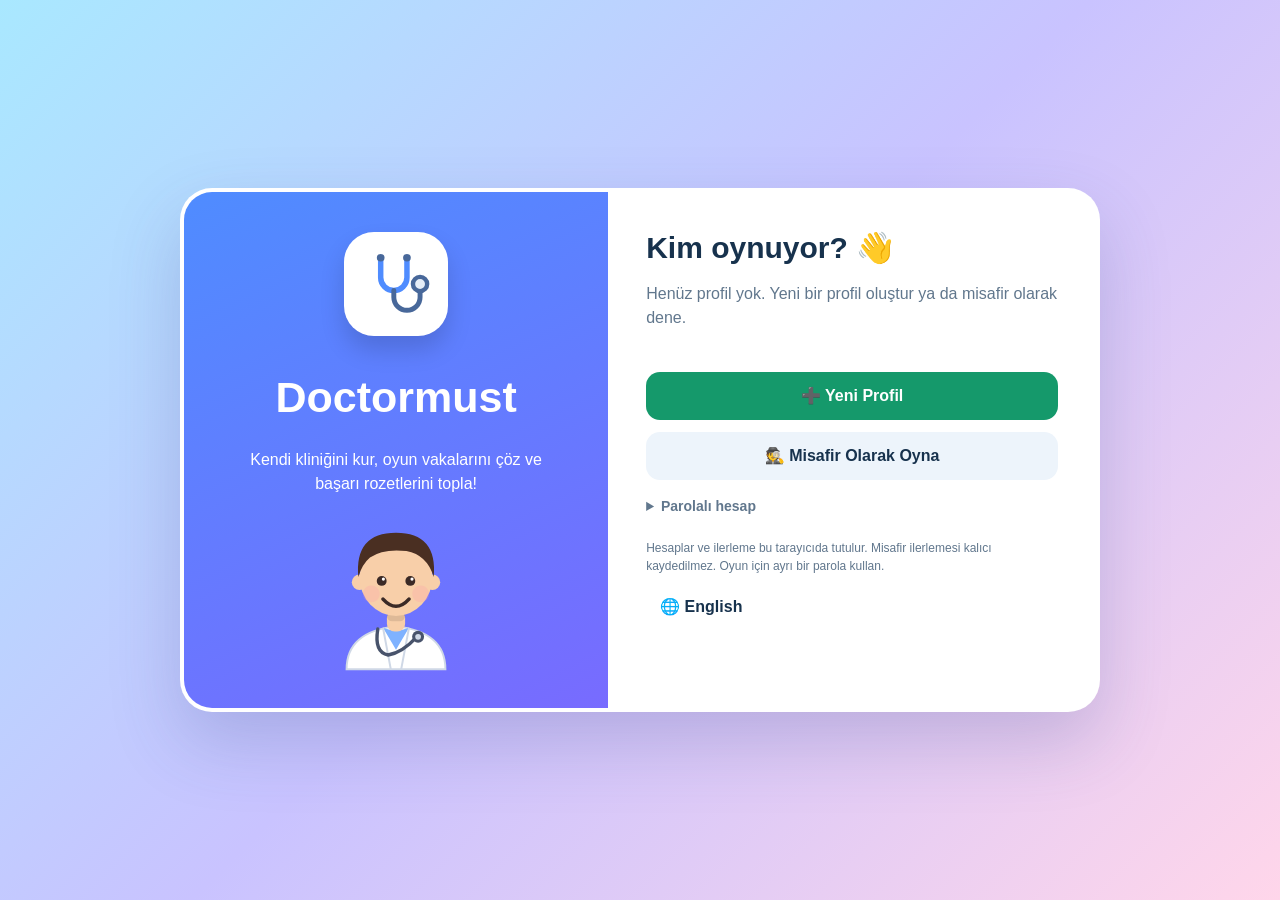
<file: index.html>
<!DOCTYPE html>
<html lang="tr">
<head>
<meta charset="UTF-8">
<meta name="viewport" content="width=device-width, initial-scale=1.0">
<meta name="theme-color" content="#4f8cff">
<!-- Oyunun kendi koyu modu vardir; tarayicinin ya da eklentilerin sayfayi zorla karartmasi renkleri bozar. -->
<meta name="color-scheme" content="only light">
<meta name="darkreader-lock">
<title>Doctormust — Çocuk Doktor Oyunu</title>
<meta name="description" content="Doctormust, çocuklar için ücretsiz ve reklamsız bir doktor oyunu. Kendi kliniğini kur, hastalarını muayene et, mini oyunlar oyna ve çıkartma topla. Türkçe ve İngilizce.">
<link rel="canonical" href="https://orhankader80-beep.github.io/doktormust/">
<meta property="og:type" content="website">
<meta property="og:site_name" content="Doctormust">
<meta property="og:title" content="Doctormust — Çocuk Doktor Oyunu">
<meta property="og:description" content="Kendi kliniğini kur, hastalarını muayene et, çıkartma topla. Ücretsiz ve reklamsız.">
<meta property="og:url" content="https://orhankader80-beep.github.io/doktormust/">
<meta property="og:image" content="https://orhankader80-beep.github.io/doktormust/onizleme.png">
<meta property="og:image:type" content="image/png">
<meta property="og:image:width" content="1200">
<meta property="og:image:height" content="630">
<meta property="og:image:alt" content="Doctormust — Çocuk Doktor Oyunu">
<meta property="og:locale" content="tr_TR">
<meta property="og:locale:alternate" content="en_US">
<meta name="twitter:card" content="summary_large_image">
<script type="application/ld+json">
{
    "@context": "https://schema.org",
    "@type": "VideoGame",
    "name": "Doctormust",
    "alternateName": "Doctormust — Çocuk Doktor Oyunu",
    "url": "https://orhankader80-beep.github.io/doktormust/",
    "image": "https://orhankader80-beep.github.io/doktormust/onizleme.png",
    "description": "Çocuklar için ücretsiz ve reklamsız doktor oyunu. Kendi kliniğini kur, hastalarını muayene et, mini oyunlar oyna ve çıkartma topla.",
    "inLanguage": ["tr", "en"],
    "genre": "Eğitici oyun",
    "gamePlatform": "Web tarayıcısı",
    "applicationCategory": "Game",
    "operatingSystem": "Any",
    "isFamilyFriendly": true,
    "offers": { "@type": "Offer", "price": "0", "priceCurrency": "TRY" }
}
</script>
<link rel="manifest" href="manifest.webmanifest">
<link rel="icon" type="image/png" href="icons/icon-192.png">
<link rel="apple-touch-icon" href="icons/icon-192.png">
<link rel="stylesheet" href="css/style.css">
</head>

<body>


<section class="auth-screen" id="authScreen">
    <div class="auth-card">
        <div class="auth-hero">
            <div class="hero-logo">🩺</div>
            <h1>Doctormust</h1>
            <p>Kendi kliniğini kur, oyun vakalarını çöz ve başarı rozetlerini topla!</p>
            <div class="doctor-art" id="authDoctor"></div>
        </div>

        <div class="auth-form">
            <div id="auth-home">
                <h2 class="welcome">Kim oynuyor? 👋</h2>
                <p class="muted" id="profileEmpty">Henüz profil yok. Yeni bir profil oluştur ya da misafir olarak dene.</p>
                <div class="profile-list" id="profileList"></div>
                <button class="success-btn start-btn" onclick="switchAuthView('profile')">➕ Yeni Profil</button>
                <button class="secondary-btn start-btn" onclick="guestLogin()">🕵️ Misafir Olarak Oyna</button>
                <details class="auth-more">
                    <summary>Parolalı hesap</summary>
                    <button class="primary-btn start-btn" onclick="switchAuthView('login')">🔑 Giriş Yap</button>
                    <button class="secondary-btn start-btn" onclick="switchAuthView('register')">📝 Yeni Hesap Aç</button>
                </details>
            </div>

            <form id="auth-profile" hidden>
                <div>
                    <h2 class="welcome">Yeni Profil</h2>
                    <p class="muted">Parola gerekmez. Adını yaz ve bir avatar seç.</p>

                    <label class="input-label" for="profileName">Doktorun adı</label>
                    <input class="input" id="profileName" maxlength="15" autocomplete="off" required>

                    <p><b>Avatarını seç</b></p>
                    <div class="avatar-pick" id="avatarPick" aria-label="Avatarlar"></div>

                    <p><b>Hastalarının yaş grubunu seç</b></p>
                    <div class="age-options" aria-label="Hasta yaş grubu">
                        <button type="button" class="age-option active" data-age="küçük" aria-pressed="true">
                            <span>🧒</span><small>4–7 yaş</small>
                        </button>
                        <button type="button" class="age-option" data-age="orta" aria-pressed="false">
                            <span>👦</span><small>8–10 yaş</small>
                        </button>
                        <button type="button" class="age-option" data-age="büyük" aria-pressed="false">
                            <span>🧑</span><small>11–14 yaş</small>
                        </button>
                    </div>

                    <button class="success-btn start-btn" type="submit">✅ Profili Oluştur</button>
                    <button class="secondary-btn start-btn" type="button" onclick="switchAuthView('home')">⬅️ Geri Dön</button>
                </div>
            </form>

            <form id="auth-login" hidden>
                <h2 class="welcome">Giriş Yap</h2>
                <p class="muted">Kliniğine geri dön.</p>

                <label class="input-label" for="loginUsername">Kullanıcı adı</label>
                <input class="input" id="loginUsername" maxlength="15" autocomplete="username" required>

                <label class="input-label" for="loginPassword">Parola</label>
                <input class="input" type="password" id="loginPassword" autocomplete="current-password" required>

                <button class="primary-btn start-btn" type="submit">🚀 Kliniği Aç</button>
                <button class="secondary-btn start-btn" type="button" onclick="switchAuthView('home')">⬅️ Geri Dön</button>
            </form>

            <form id="auth-register" hidden>
                <h2 class="welcome">Kayıt Ol</h2>
                <p class="muted">Bu tarayıcıda bir oyun profili oluştur.</p>

                <label class="input-label" for="regUsername">Kullanıcı adı</label>
                <input class="input" id="regUsername" maxlength="15" autocomplete="username" required>

                <label class="input-label" for="regPassword">Parola</label>
                <input class="input" type="password" id="regPassword" autocomplete="new-password" required>

                <p><b>Hastalarının yaş grubunu seç</b></p>
                <div class="age-options" aria-label="Hasta yaş grubu">
                    <button type="button" class="age-option active" data-age="küçük" aria-pressed="true">
                        <span>🧒</span><small>4–7 yaş</small>
                    </button>
                    <button type="button" class="age-option" data-age="orta" aria-pressed="false">
                        <span>👦</span><small>8–10 yaş</small>
                    </button>
                    <button type="button" class="age-option" data-age="büyük" aria-pressed="false">
                        <span>🧑</span><small>11–14 yaş</small>
                    </button>
                </div>

                <button class="success-btn start-btn" type="submit">✅ Hesabımı Oluştur</button>
                <button class="secondary-btn start-btn" type="button" onclick="switchAuthView('home')">⬅️ Geri Dön</button>
            </form>

            <p class="auth-note">
                Hesaplar ve ilerleme bu tarayıcıda tutulur.
                Misafir ilerlemesi kalıcı kaydedilmez.
                Oyun için ayrı bir parola kullan.
            </p>
            <button class="toggle" id="authLang" type="button" lang="en"
                onclick="chooseLanguage(currentLang === 'tr' ? 'en' : 'tr')">🌐 English</button>
        </div>
    </div>
</section>

<div id="app" hidden>
    <div class="layout">
        <aside class="sidebar">
            <div class="brand">🩺 <span>Doctormust</span>
                <button class="menu-close" type="button" onclick="toggleMenu(false)" aria-label="Menüyü kapat">✕</button>
            </div>
            <nav class="nav" id="nav" aria-label="Ana menü"></nav>
            <div class="side-bottom">
                <button class="danger-btn full" onclick="logout()" aria-label="Çıkış yap">
                    🚪 <span>Çıkış Yap</span>
                </button>
            </div>
        </aside>

        <main class="main">
            <div class="topbar">
                <h2 id="pageTitle">Doktor Paneli</h2>
                <div class="stats">
                    <div class="stat">🪙 <span id="coinStat">250</span></div>
                    <div class="stat">💎 <span id="gemStat">10</span></div>
                    <div class="stat">⭐ Seviye <span id="levelStat">1</span></div>
                    <div class="stat" id="clockStat"></div>
                    <button class="stat music-quick" id="musicQuick" onclick="toggleMusic()" aria-label="Müziği aç ya da kapat">🎵</button>
                </div>
            </div>

            <section id="screen-home">
                <div class="card season-banner" id="seasonBanner" hidden>
                    <b id="seasonText"></b>
                </div>

                <div class="scene" id="scene"></div>
                <p class="scene-line">
                    <b id="sceneHint"></b>
                    <span class="scene-wait">🪑 <span class="queue-faces" id="sceneQueue"></span></span>
                </p>

                <p class="scene-actions">
                    <button class="secondary-btn call-btn" id="callButton" onclick="answerCall()" hidden>🚑 Acil Çağrı!</button>
                    <button class="secondary-btn" id="dayCaseButton" onclick="openDayCase()">🗓️ Günün Vakası</button>
                    <button class="secondary-btn" onclick="openClass()">🏫 Sınıf Yarışması</button>
                    <button class="secondary-btn" onclick="openFriends()">🤝 Arkadaş Skorları</button>
                    <button class="secondary-btn" id="depotButton" onclick="openDepot()">📦 Depo</button>
                    <button class="secondary-btn" onclick="openAds()">📣 Reklam</button>
                    <button class="secondary-btn" onclick="openPets()">🐾 Hayvanlarım</button>
                    <button class="secondary-btn" onclick="openCities()">🗺️ Şehirler</button>
                </p>

                <div class="home-panel" id="homePanel" hidden>
                <div class="card cup-card" id="cupCard"></div>

                <div class="card hero-card">
                    <div>
                        <h3>Merhaba, <span id="doctorNameText">Doktor</span>! 👋</h3>
                        <p id="rankText"></p>
                        <p class="small muted" id="profileInfo"></p>
                        <p class="small" id="petLine" hidden></p>
                        <p class="small event-banner" id="eventBanner"></p>
                        <button class="primary-btn" onclick="showScreen('patients')">🧒 Hastaları Gör</button>
                    </div>
                    <div class="doctor-preview doc-holder" id="doctorPreview"></div>
                </div>

                <div class="card robot-card">
                    <div class="robot-head">
                        <div class="robot-face" id="robotFace"></div>
                        <div>
                            <h3>🤖 Robi'ye Sor</h3>
                            <p class="small muted">Robi kliniğinin yardımcı robotu. Oyun ve sağlık hakkında bildiklerini anlatır.</p>
                        </div>
                    </div>
                    <p class="small muted" id="robotAsked" hidden></p>
                    <p class="robot-bubble" id="robotText" aria-live="polite">Merhaba Doktor! Bir soru yaz ya da aşağıdakilerden birine dokun.</p>
                    <div class="row" id="robotChips"></div>
                    <form class="robot-form" onsubmit="submitRobot(event)">
                        <input type="text" id="robotInput" maxlength="80" autocomplete="off" placeholder="Robi'ye bir soru yaz…" aria-label="Robi'ye soru">
                        <button class="primary-btn" type="submit">Sor</button>
                    </form>
                </div>

                <div class="grid">
                    <div class="card">
                        <h3>⭐ XP</h3>
                        <h2 id="xpText">0 / 100</h2>
                        <div class="progress-track"><div class="progress-fill" id="xpBar"></div></div>
                        <p class="muted">Oyunlarla ve vakalarla XP kazan.</p>
                    </div>
                    <div class="card">
                        <h3>🧒 Tamamlanan vaka</h3>
                        <h2 id="patientText">0</h2>
                        <p class="muted">Toplam tamamladığın hasta kartları.</p>
                    </div>
                    <div class="card">
                        <h3>🏆 Rozet</h3>
                        <h2 id="badgeText">0</h2>
                        <p class="muted">Kazandığın başarılar.</p>
                    </div>
                    <div class="card">
                        <h3>🎁 Günlük Ödül</h3>
                        <p class="muted" id="dailyText"></p>
                        <button class="success-btn" id="dailyButton" onclick="claimDaily()">🎁 Ödülü Al</button>
                    </div>
                    <div class="card wide">
                        <h3>📋 Günlük Görevler</h3>
                        <div class="stack" id="questList"></div>
                    </div>
                    <div class="card">
                        <h3>🌟 Haftanın Özel Hastası</h3>
                        <p class="muted" id="weeklyText"></p>
                        <button class="primary-btn" id="weeklyButton" onclick="showScreen('patients')">🩺 Hastaya Git</button>
                    </div>
                    <div class="card">
                        <h3>📒 Çıkartma Albümü</h3>
                        <h2 id="stickerText">0 / 24</h2>
                        <button class="secondary-btn" onclick="showScreen('album')">📒 Albümü Aç</button>
                    </div>
                    <div class="card">
                        <h3>🏥 Klinik Puanı</h3>
                        <h2 id="clinicScoreText">0</h2>
                        <p class="muted" id="clinicBonusText"></p>
                    </div>
                    <div class="card">
                        <h3>📚 Hikâye Modu</h3>
                        <p class="muted" id="storyText"></p>
                        <button class="primary-btn" onclick="showScreen('story')">📚 Hikâyeye Git</button>
                    </div>
                    <div class="card">
                        <h3>🗂️ Hasta Dosyaları</h3>
                        <p class="muted">Hastalarını tanı: üç kez gelen hasta düzenli hastan olur.</p>
                        <button class="secondary-btn" onclick="showScreen('files')">🗂️ Dosyaları Aç</button>
                    </div>
                    <div class="card">
                        <h3>🧍 Vücut Haritası</h3>
                        <p class="muted">Vücudumuz çıkartmalarıyla organların kilidini aç.</p>
                        <button class="secondary-btn" onclick="showScreen('body')">🧍 Haritayı Aç</button>
                    </div>
                </div>
                </div>
            </section>

            <section id="screen-clinic" hidden>
                <div class="section-title">
                    <div>
                        <h3>🏥 Kliniğimi Düzenle</h3>
                        <span class="muted">Eşya seç, kliniğe tıkla ve sürükle. <b id="clinicScoreInline"></b></span>
                    </div>
                    <div class="row">
                        <button class="secondary-btn" onclick="resetClinic()">🔄 Sıfırla</button>
                        <button class="primary-btn" onclick="saveClinic()">💾 Kaydet</button>
                    </div>
                </div>

                <div class="seg room-tabs" id="roomTabs" aria-label="Klinik odaları"></div>

                <div class="clinic-editor">
                    <div class="clinic-edit-area" id="clinicEditArea" aria-label="Klinik düzenleme alanı">
                        <div class="clinic-floor" id="clinicFloor"></div>
                        <div class="clinic-grid"></div>
                        <div class="clinic-garland" id="clinicGarland" aria-hidden="true"></div>
                        <div class="clinic-sign" id="clinicSign" aria-hidden="true"></div>
                        <div class="clinic-window" id="clinicWindow" aria-hidden="true">🌳</div>
                        <div class="clinic-doctor doc-holder" id="clinicDoctor"></div>
                    </div>

                    <div class="card">
                        <h3>🧰 Klinik Eşyaları</h3>
                        <p class="small muted">🔒 simgeli eşyaları mağazadan alabilirsin.</p>
                        <div class="clinic-items" id="clinicItems"></div>
                        <div class="selected-tool" id="selectedTool">👆 Bir eşya seç</div>
                        <div class="edit-actions">
                            <button class="secondary-btn" onclick="rotateSelectedItem()">↻ Döndür</button>
                            <button class="danger-btn" onclick="deleteSelectedItem()">🗑️ Sil</button>
                        </div>
                        <p class="small muted">Seçili eşyayı yön tuşlarıyla da taşıyabilirsin.</p>
                        <p class="small muted">👣 İyileştirdiğin hastalar muayene odasında dolaşır.</p>
                    </div>
                </div>

                <div class="card stack decor-card">
                    <h3>🎨 Klinik Dekoru</h3>
                    <div class="setting-row">
                        <b>🧱 Duvar</b>
                        <div class="seg" id="decor-wall"></div>
                    </div>
                    <div class="setting-row">
                        <b>🟫 Zemin</b>
                        <div class="seg" id="decor-floor"></div>
                    </div>
                    <div class="setting-row">
                        <b>🪟 Pencere manzarası</b>
                        <div class="seg" id="decor-view"></div>
                    </div>
                    <p class="small muted">Bazı seçenekler seviye atladıkça açılır. Duvar rengini Doktorum sayfasından seçebilirsin.</p>
                </div>
            </section>

            <section id="screen-story" hidden>
                <div class="section-title">
                    <div>
                        <h3>📚 Hikâye Modu</h3>
                        <span class="muted">Her bölümde 5 vaka ve bir baş vaka var. Bölümü bitir, rozetini kazan ve sıradaki bölümün kilidini aç.</span>
                    </div>
                </div>
                <div class="patient-grid story-current" id="storyCurrent" hidden></div>
                <div class="grid" id="storyGrid"></div>
            </section>

            <section id="screen-wards" hidden>
                <div class="section-title">
                    <div>
                        <h3>🏨 Uzmanlık Bölümleri</h3>
                        <span class="muted">Her bölümün kendi aletleri ve kartları var. Bölümler seviye atladıkça açılır.</span>
                    </div>
                </div>
                <div class="seg room-tabs" id="wardTabs" aria-label="Bölümler"></div>
                <p class="card" id="wardIntro"></p>
                <p class="small muted" id="wardCount"></p>
                <div class="patient-grid" id="wardGrid"></div>
                <h3>📖 Bu bölümün kartları</h3>
                <div class="grid" id="wardGuide"></div>
                <p class="notice">Bölüm vakaları da kurgusaldır; gerçek teşhis ya da tedavi bilgisi vermez.</p>
            </section>

            <section id="screen-files" hidden>
                <div class="section-title">
                    <div>
                        <h3>🗂️ Hasta Dosyaları</h3>
                        <span class="muted">İyileştirdiğin her hastanın bir dosyası olur. Üç kez gelen hasta düzenli hastan olur ve bonus kazandırır.</span>
                    </div>
                </div>
                <p class="card" id="filesNote">Henüz dosya yok. İlk hastanı iyileştirince dosyası burada görünür.</p>
                <div class="patient-grid" id="filesGrid"></div>
                <div class="section-title letter-title"><div><h3>💌 Teşekkür Panosu</h3><span class="muted">İyileştirdiğin hastalar bazen mektup bırakır. Mektuplar burada toplanır.</span></div></div>
                <p class="small muted" id="letterNote">Henüz mektup yok. Bir hastayı iyileştir, belki ilk mektubun gelir!</p>
                <div class="letter-grid" id="letterGrid"></div>
            </section>

            <section id="screen-body" hidden>
                <div class="section-title">
                    <div>
                        <h3>🧍 Vücut Haritası</h3>
                        <span class="muted">Albümdeki "Vücudumuz" çıkartmalarını buldukça organların kilidi açılır. Organa dokun ve onu tanı.</span>
                    </div>
                </div>
                <div class="body-layout">
                    <div class="card body-figure" id="bodyFigure">
                        <svg viewBox="0 0 200 400" aria-hidden="true">
                            <rect x="20" y="96" width="34" height="130" rx="17" transform="rotate(8 37 96)"/>
                            <rect x="146" y="96" width="34" height="130" rx="17" transform="rotate(-8 163 96)"/>
                            <rect x="62" y="232" width="34" height="158" rx="17"/>
                            <rect x="104" y="232" width="34" height="158" rx="17"/>
                            <rect x="88" y="74" width="24" height="26" rx="8"/>
                            <rect x="54" y="90" width="92" height="160" rx="30"/>
                            <circle cx="100" cy="46" r="40"/>
                        </svg>
                        <div id="bodySpots"></div>
                    </div>
                    <div class="card">
                        <h3>🔎 Organlar</h3>
                        <p class="small muted" id="bodyProgress"></p>
                        <div class="organ-list" id="bodyList"></div>
                        <p class="notice">Bu bilgiler geneldir ve gerçek tıbbi tavsiye değildir.</p>
                    </div>
                </div>
            </section>

            <section id="screen-patients" hidden>
                <div class="section-title">
                    <div>
                        <h3>🧒 Hastalar</h3>
                        <span class="muted">Hastanı dinle, aletlerle muayene et ve doğru kartı ilk denemede bul: 3 yıldız! Yanlış kart bir sabır kalbi götürür.</span>
                    </div>
                </div>
                <p class="small muted" id="weeklyNote" hidden></p>
                <p class="small muted"><span id="queueLabel"></span> <span class="queue-faces" id="queueStrip"></span></p>
                <div class="patient-grid" id="patientGrid"></div>
            </section>

            <section id="screen-guide" hidden>
                <div class="section-title">
                    <div>
                        <h3>📖 Oyun Rehberi</h3>
                        <span class="muted">Muayene işaretleri ve oyundaki kart eşleşmeleri.</span>
                    </div>
                </div>
                <p class="notice">
                    Vakalar ve raporlar kurgusaldır. Bu oyun gerçek teşhis,
                    ilaç seçimi veya tedavi rehberi değildir.
                </p>
                <div class="grid" id="guideGrid"></div>
            </section>

            <section id="screen-games" hidden>
                <div class="section-title">
                    <div>
                        <h3>🎮 Mini Oyunlar</h3>
                        <span class="muted">Puanın ne kadar yüksekse o kadar XP ve coin kazanırsın.</span>
                    </div>
                    <div>
                        <b class="small">Zorluk</b>
                        <div class="seg" id="difficultySeg"></div>
                    </div>
                </div>

                <div class="grid">
                    <div class="card game-card">
                        <div class="game-big">🩺</div>
                        <h3>Hızlı Muayene</h3>
                        <p>5 soruluk bilgi turunu tamamla.</p>
                        <p class="small muted" id="rec-quiz"></p>
                        <button class="primary-btn" onclick="startGame('quiz')">Oyna</button>
                    </div>
                    <div class="card game-card">
                        <div class="game-big">🦠</div>
                        <h3>Mikrop Avı</h3>
                        <p>20 saniyede mikroplara dokun!</p>
                        <p class="small muted" id="rec-germ"></p>
                        <button class="primary-btn" onclick="startGame('germ')">Oyna</button>
                    </div>
                    <div class="card game-card">
                        <div class="game-big">🧠</div>
                        <h3>Hafıza Kartları</h3>
                        <p>Aynı kartları eşleştir.</p>
                        <p class="small muted" id="rec-memory"></p>
                        <button class="primary-btn" onclick="startGame('memory')">Oyna</button>
                    </div>
                    <div class="card game-card">
                        <div class="game-big">❤️</div>
                        <h3>Nabız Ritmi</h3>
                        <p>İşaret yeşil alandayken dokun.</p>
                        <p class="small muted" id="rec-heart"></p>
                        <button class="primary-btn" onclick="startGame('heart')">Oyna</button>
                    </div>
                    <div class="card game-card">
                        <div class="game-big">🧼</div>
                        <h3>El Yıkama</h3>
                        <p>Adımları doğru sıraya diz.</p>
                        <p class="small muted" id="rec-wash"></p>
                        <button class="primary-btn" onclick="startGame('wash')">Oyna</button>
                    </div>
                    <div class="card game-card">
                        <div class="game-big">🪥</div>
                        <h3>Diş Fırçalama</h3>
                        <p>Lekeleri fırçalayarak temizle.</p>
                        <p class="small muted" id="rec-teeth"></p>
                        <button class="primary-btn" onclick="startGame('teeth')">Oyna</button>
                    </div>
                    <div class="card game-card">
                        <div class="game-big">🥗</div>
                        <h3>Sağlıklı Tabak</h3>
                        <p>Düşen sağlıklı yiyecekleri yakala.</p>
                        <p class="small muted" id="rec-plate"></p>
                        <button class="primary-btn" onclick="startGame('plate')">Oyna</button>
                    </div>
                    <div class="card game-card">
                        <div class="game-big">🩹</div>
                        <h3>Yara Bandı</h3>
                        <p>Bandı yaranın tam üstüne yerleştir.</p>
                        <p class="small muted" id="rec-bandage"></p>
                        <button class="primary-btn" onclick="startGame('bandage')">Oyna</button>
                    </div>
                    <div class="card game-card">
                        <div class="game-big">🚑</div>
                        <h3>Ambulans Yolu</h3>
                        <p>Hastayı al, labirentten hastaneye ulaş.</p>
                        <p class="small muted" id="rec-maze"></p>
                        <button class="primary-btn" onclick="startGame('maze')">Oyna</button>
                    </div>
                    <div class="card game-card">
                        <div class="game-big">🩻</div>
                        <h3>Röntgen Yapbozu</h3>
                        <p>Kemikleri iskeletteki yerine koy.</p>
                        <p class="small muted" id="rec-bones"></p>
                        <button class="primary-btn" onclick="startGame('bones')">Oyna</button>
                    </div>
                    <div class="card game-card">
                        <div class="game-big">💊</div>
                        <h3>İlaç Sayma</h3>
                        <p>Kutuya istenen sayıda tablet koy.</p>
                        <p class="small muted" id="rec-count"></p>
                        <button class="primary-btn" onclick="startGame('count')">Oyna</button>
                    </div>
                    <div class="card game-card">
                        <div class="game-big">🧰</div>
                        <h3>İlk Yardım Çantası</h3>
                        <p>Çantaya girmesi gerekenleri seç.</p>
                        <p class="small muted" id="rec-kit"></p>
                        <button class="primary-btn" onclick="startGame('kit')">Oyna</button>
                    </div>
                    <div class="card game-card">
                        <div class="game-big">🫀</div>
                        <h3>Organ Bilmecesi</h3>
                        <p>Organlar ne işe yarar? 5 soruda dene.</p>
                        <p class="small muted" id="rec-organ"></p>
                        <button class="primary-btn" onclick="startGame('organ')">Oyna</button>
                    </div>
                    <div class="card game-card">
                        <div class="game-big">🦷</div>
                        <h3>Diş Avı</h3>
                        <p>Mikrop konan dişe hemen dokun!</p>
                        <p class="small muted" id="rec-teethhunt"></p>
                        <button class="primary-btn" onclick="startGame('teethhunt')">Oyna</button>
                    </div>
                    <div class="card game-card">
                        <div class="game-big">💊</div>
                        <h3>İlaç Eşleştir</h3>
                        <p>Bulguyu doğru oyun kartıyla eşleştir.</p>
                        <p class="small muted" id="rec-match"></p>
                        <button class="primary-btn" onclick="startGame('match')">Oyna</button>
                    </div>
                    <div class="card game-card">
                        <div class="game-big">🏪</div>
                        <h3>Eczacılık</h3>
                        <p>Reçeteyi oku, doğru ürünleri poşete koy.</p>
                        <p class="small muted" id="rec-pharma"></p>
                        <button class="primary-btn" onclick="startGame('pharma')">Oyna</button>
                    </div>
                    <div class="card game-card">
                        <div class="game-big">🎈</div>
                        <h3>Nefes Egzersizi</h3>
                        <p>Balonla nefes al, ver ve sakinleş.</p>
                        <p class="small muted">Puansız, dinlendirici oyun</p>
                        <button class="primary-btn" onclick="startGame('breath')">Oyna</button>
                    </div>
                    <div class="card game-card">
                        <div class="game-big">⚔️</div>
                        <h3>İkili Yarışma</h3>
                        <p>Aynı cihazda iki kişi: soruyu önce kim bilecek?</p>
                        <p class="small muted">Cihazı ortaya koyun, karşılıklı oturun</p>
                        <button class="primary-btn" onclick="startDuel()">Oyna</button>
                    </div>
                </div>
            </section>

            <section id="screen-album" hidden>
                <div class="section-title">
                    <div>
                        <h3>📒 Çıkartma Albümü</h3>
                        <span class="muted">Çıkartmalar vakalardan, kontrol ziyaretlerinden ve kazandığın mini oyunlardan çıkar. Çıkartmaya dokun, bilgisini oku.</span>
                    </div>
                </div>
                <div id="albumGrid"></div>
            </section>

            <section id="screen-store" hidden>
                <div class="section-title">
                    <div>
                        <h3>🛍️ Doktor Mağazası</h3>
                        <span class="muted">Coin ve elmaslarınla kliniğini geliştir. Bazı eşyalar vakalarda işine yarar.</span>
                    </div>
                </div>
                <div class="store-grid" id="storeGrid"></div>

                <div class="section-title staff-title">
                    <div>
                        <h3>👥 Klinik Ekibi</h3>
                        <span class="muted">Ekibini kur: her üye kliniğine kalıcı bir yardım sağlar ve muayene odasında görünür.</span>
                    </div>
                </div>
                <div class="store-grid" id="staffGrid"></div>
            </section>

            <section id="screen-doctor" hidden>
                <div class="section-title">
                    <div><h3>👨‍⚕️ Doktorum</h3><span class="muted">Karakterini özelleştir.</span></div>
                </div>

                <div class="card career-card">
                    <h3>🎓 Kariyerim</h3>
                    <ol class="class-board career-list" id="careerList"></ol>
                    <p class="small muted" id="careerNext"></p>
                    <div id="retireBox"></div>
                </div>

                <div class="grid">
                    <div class="card game-card">
                        <div class="doctor-preview doc-holder" id="doctorBig"></div>
                        <h3>Doktor karakteri</h3>
                        <div class="stack">
                            <b class="small">Ten rengi</b>
                            <div class="look-grid" id="skinGrid" aria-label="Ten rengi"></div>
                            <b class="small">Saç rengi</b>
                            <div class="look-grid" id="hairColorGrid" aria-label="Saç rengi"></div>
                            <b class="small">Saç biçimi</b>
                            <div class="look-grid" id="hairStyleGrid" aria-label="Saç biçimi"></div>
                            <b class="small">Aksesuar</b>
                            <div class="acc-grid" id="accGrid" aria-label="Aksesuarlar"></div>
                        </div>
                    </div>

                    <div class="card">
                        <h3>✏️ Adlar</h3>
                        <div class="stack">
                            <label class="small" for="doctorNameInput">Doktorun adı</label>
                            <input class="name-input" type="text" id="doctorNameInput" maxlength="20" autocomplete="off">
                            <label class="small" for="clinicNameInput">Kliniğinin adı</label>
                            <input class="name-input" type="text" id="clinicNameInput" maxlength="24" autocomplete="off" placeholder="Örnek: Gülen Yüzler Kliniği">
                            <button class="primary-btn" onclick="saveNames()">💾 Adları Kaydet</button>
                        </div>
                        <h3>🌈 Oyun Rengi</h3>
                        <div class="look-grid" id="themeGrid" aria-label="Oyun rengi"></div>
                    </div>

                    <div class="card">
                        <h3>🎨 Klinik Rengi</h3>
                        <div class="choice-grid">
                            <button class="choice" onclick="setBg('#bae6fd')">💙 Mavi</button>
                            <button class="choice" onclick="setBg('#dcfce7')">💚 Yeşil</button>
                            <button class="choice" onclick="setBg('#fce7f3')">💗 Pembe</button>
                            <button class="choice" onclick="setBg('#fef3c7')">💛 Sarı</button>
                        </div>
                        <p class="small muted">Seçtiğin renk açık temada görünür.</p>
                    </div>

                    <div class="card">
                        <h3>🥼 Önlük Rengi</h3>
                        <div class="coat-grid" id="coatGrid" aria-label="Önlük renkleri"></div>
                        <p class="small muted">Doktorunun arkasındaki önlük rengini seç.</p>
                    </div>

                    <div class="card">
                        <h3>🐶 Klinik Maskotu</h3>
                        <p class="muted" id="petNote"></p>
                        <form class="row" id="petForm" hidden>
                            <input class="input pet-input" id="petInput" maxlength="12" aria-label="Maskotun adı" placeholder="Örneğin Pamuk">
                            <button class="primary-btn" type="submit">💾 Kaydet</button>
                        </form>
                    </div>

                    <div class="card">
                        <h3>📊 İstatistik</h3>
                        <p>Seviye: <b id="doctorLevel">1</b></p>
                        <p>XP: <b id="doctorXP">0</b></p>
                        <p>Tamamlanan vaka: <b id="doctorPatients">0</b></p>
                        <p>Toplanan yıldız: <b id="doctorStars">0</b></p>
                        <p>3 yıldızlı vaka: <b id="doctorPerfect">0</b></p>
                        <p>Kazanılan mini oyun: <b id="doctorGames">0</b></p>
                        <p>Kontrol ziyareti: <b id="doctorCheckups">0</b></p>
                        <p>Çıkartma: <b id="doctorStickers">0</b></p>
                        <p>Günlük seri: <b id="doctorStreak">0</b></p>
                    </div>
                </div>
            </section>

            <section id="screen-badges" hidden>
                <div class="section-title">
                    <div><h3>🏆 Rozetler</h3><span class="muted">Başarılarını topla.</span></div>
                </div>
                <div class="badge-grid" id="badgeGrid"></div>
            </section>

            <section id="screen-settings" hidden>
                <div class="section-title">
                    <div><h3>⚙️ Ayarlar</h3><span class="muted">Oyunu kendine göre ayarla.</span></div>
                </div>

                <div class="card stack">
                    <div class="setting-row">
                        <b>🌙 Karanlık mod</b>
                        <button class="toggle" id="darkToggle" onclick="toggleDark()">Kapalı</button>
                    </div>
                    <div class="setting-row">
                        <b>🔊 Ses</b>
                        <button class="toggle" id="soundToggle" onclick="toggleSound()">Açık</button>
                    </div>
                    <div class="setting-row">
                        <b>🎵 Arka plan müziği</b>
                        <button class="toggle" id="musicToggle" onclick="toggleMusic()">Kapalı</button>
                    </div>
                    <div class="setting-row">
                        <b>📳 Titreşim</b>
                        <button class="toggle" id="vibrateToggle" onclick="toggleVibrate()">Açık</button>
                    </div>
                    <div class="setting-row">
                        <b>👪 Ebeveyn kodu</b>
                        <form class="row" id="familyCodeForm">
                            <input class="input pet-input" id="familyCode" maxlength="14" autocomplete="off" autocapitalize="characters" spellcheck="false" placeholder="Ebeveyninin verdiği kod" aria-label="Ebeveyn kodu">
                            <button class="toggle" type="submit">Uygula</button>
                        </form>
                    </div>
                    <div class="setting-row">
                        <b>🎬 Canlandırmalar</b>
                        <button class="toggle" id="motionToggle" onclick="toggleMotion()">Açık</button>
                    </div>
                    <div class="setting-row">
                        <b>🌐 Dil / Language</b>
                        <div class="seg" id="langSeg"></div>
                    </div>
                    <div class="setting-row">
                        <b>🗣️ Hastaları otomatik sesli oku</b>
                        <button class="toggle" id="readToggle" onclick="toggleRead()">Kapalı</button>
                    </div>
                    <div class="setting-row">
                        <b>🧒 Hasta yaş grubu</b>
                        <div class="seg" id="ageSeg"></div>
                    </div>
                    <div class="setting-row">
                        <b>📘 Nasıl oynanır?</b>
                        <button class="toggle" onclick="startTour()">Turu Aç</button>
                    </div>
                    <div class="setting-row">
                        <b>💾 İlerleme yedeği</b>
                        <div class="row">
                            <button class="toggle" onclick="exportBackup()">📤 Yedeği İndir</button>
                            <button class="toggle" onclick="$('backupFile').click()">📥 Yedeği Yükle</button>
                            <input type="file" id="backupFile" accept="application/json,.json" hidden onchange="importBackup(this)">
                        </div>
                    </div>
                    <div class="setting-row" id="installRow">
                        <b>📲 Uygulama olarak yükle</b>
                        <button class="toggle" id="installButton" onclick="installApp()" disabled>📲 Yükle</button>
                    </div>
                    <p class="small muted" id="installNote"></p>
                    <p class="small muted" id="saveInfo"></p>
                    <p><button class="toggle" type="button" id="bigUIButton" onclick="toggleBigUI()">🔘 Büyük düğmeler</button></p>
                    <p><button class="toggle" type="button" onclick="openPrivacy()">🔒 Gizlilik politikası</button></p>
                </div>
            </section>

            <section id="screen-parent" hidden>
                <div class="section-title">
                    <div>
                        <h3>👪 Ebeveyn Köşesi</h3>
                        <span class="muted">Çocuğunuzun bu profildeki oyun süresi ve öğrenme özeti. Veriler yalnızca bu tarayıcıda tutulur.</span>
                    </div>
                </div>

                <div class="grid">
                    <div class="card wide">
                        <h3>⏱️ Oyun süresi</h3>
                        <h2 id="parentTime"></h2>
                        <p class="small muted">Son 7 gün (dakika)</p>
                        <div class="play-bars" id="parentBars"></div>
                    </div>

                    <div class="card">
                        <h3>⏳ Günlük süre sınırı</h3>
                        <div class="seg" id="limitSeg"></div>
                        <p class="small muted">Süre dolunca oyun dinlenme ekranına geçer. Bugün oynanan süre de sayılır. Süreyi buradan ya da dinlenme ekranındaki ebeveyn girişinden uzatabilirsiniz.</p>
                    </div>

                    <div class="card">
                        <h3>📊 Öğrenme özeti</h3>
                        <div class="result-box" id="parentSummary"></div>
                    </div>

                    <div class="card wide">
                        <h3>🃏 Kart başarısı</h3>
                        <div class="stack" id="parentCards"></div>
                        <p class="small muted" id="parentHardest"></p>
                    </div>

                    <div class="card wide">
                        <h3 id="parentTipsTitle"></h3>
                        <ul class="tip-list" id="parentTips"></ul>
                    </div>

                    <div class="card wide">
                        <h3>📅 Haftalık karne</h3>
                        <div class="week-grid">
                            <div>
                                <b>Bu hafta</b>
                                <div class="result-box" id="weekNow"></div>
                            </div>
                            <div>
                                <b>Geçen hafta</b>
                                <div class="result-box" id="weekLast"></div>
                            </div>
                        </div>
                        <p class="small muted" id="weekComment"></p>
                    </div>

                    <div class="card wide" id="familyCard">
                        <h3>📱 Ebeveyn uygulaması</h3>
                        <p class="small muted">Ebeveyn uygulaması ayrı bir sayfadır: kendi telefonunuzdan raporu görür, süre ayarı gönderirsiniz. Hiçbir bilgi sunucuya gönderilmez; rapor ve ayarlar sizin paylaştığınız bağlantı ve kodlarla taşınır.</p>
                        <p id="familyOpen"><a class="secondary-btn family-open" href="ebeveyn/" target="_blank" rel="noopener">📱 Ebeveyn uygulamasını aç</a></p>
                        <p class="small muted">Adresi: orhankader80-beep.github.io/doktormust/ebeveyn</p>
                        <p class="small" id="familyStatus"></p>
                        <form class="row" id="familyForm">
                            <input class="input pet-input" id="familyInput" maxlength="9" autocomplete="off" autocapitalize="characters" spellcheck="false" placeholder="XXXX-XXXX" aria-label="Aile anahtarı">
                            <button class="primary-btn" type="submit">🔗 Eşleştir</button>
                        </form>
                        <div class="row">
                            <button class="primary-btn" id="familySend" onclick="sendFamilyReport()">📤 Raporu Gönder</button>
                            <button class="toggle" id="familyRemove" onclick="unpairFamily()">Eşleşmeyi Kaldır</button>
                        </div>
                        <textarea class="family-link" id="familyLink" readonly hidden aria-label="Rapor bağlantısı"></textarea>
                    </div>

                    <div class="card" id="pinCard">
                        <h3>🔒 Ebeveyn PIN'i</h3>
                        <p class="small muted" id="pinStatus"></p>
                        <form class="row" id="pinForm">
                            <input class="input pet-input" id="pinInput" type="password" inputmode="numeric" maxlength="4" autocomplete="off" aria-label="Yeni PIN" placeholder="4 rakam">
                            <button class="primary-btn" type="submit">💾 Kaydet</button>
                        </form>
                        <p><button class="toggle" id="pinRemove" onclick="removePin()">🔓 PIN'i Kaldır</button></p>
                    </div>

                    <div class="card" id="reminderCard">
                        <h3>🔔 Günlük hatırlatma</h3>
                        <div class="setting-row">
                            <b>Bildirim</b>
                            <button class="toggle" id="reminderToggle">Kapalı</button>
                        </div>
                        <div class="seg" id="reminderSeg"></div>
                        <p class="small muted">O gün hiç oynanmadıysa seçilen saatte tek bir bildirim gelir.</p>
                    </div>

                    <div class="card">
                        <h3>👤 Profiller</h3>
                        <div class="stack" id="parentProfiles"></div>
                        <p class="small muted">Silinen profilin ilerlemesi geri getirilemez; önce Ayarlar'dan yedek alabilirsiniz.</p>
                    </div>

                    <div class="card">
                        <h3>🎉 Özel gün önizlemesi</h3>
                        <div class="seg" id="seasonSeg"></div>
                        <p class="small muted">Klinik süslerini ve karşılama yazısını dener. Sayfadan çıkınca da açık kalır; çıkış yapınca kapanır.</p>
                    </div>
                </div>
            </section>
        </main>
    </div>
    <nav class="dock" id="dock" aria-label="Hızlı menü"></nav>
</div>

<div class="limit-overlay" id="limitOverlay" hidden>
    <div class="modal" role="alertdialog" aria-modal="true" aria-labelledby="limitTitle">
        <div class="modal-header">
            <div class="modal-emoji">🌙</div>
            <h3 id="limitTitle">Bugünlük oyun süren doldu</h3>
        </div>
        <p class="result-box">Harika iş çıkardın, Doktor! Kliniğin yarın yine seni bekliyor olacak. Şimdi biraz dinlenme, oyun ya da kitap zamanı. 👋</p>
        <div class="edit-actions">
            <button class="secondary-btn" onclick="openGate('limit')">👪 Ebeveyn Girişi</button>
            <button class="danger-btn" onclick="logout()">🚪 Çıkış Yap</button>
        </div>
    </div>
</div>

<div class="modal-overlay" id="gateModal" hidden>
    <div class="modal" role="dialog" aria-modal="true" aria-labelledby="gateTitle" tabindex="-1">
        <button class="modal-close" onclick="closeModal()" aria-label="Pencereyi kapat">✕</button>
        <div class="modal-header">
            <div class="modal-emoji">👪</div>
            <h3 id="gateTitle">Bu bölüm yetişkinler içindir</h3>
        </div>
        <p id="gateHelp">Devam etmek için işlemin sonucunu yazın.</p>
        <form class="stack" id="gateForm">
            <div class="game-status" id="gateQuestion"></div>
            <input class="input" id="gateInput" type="text" inputmode="numeric" autocomplete="off" maxlength="4" aria-label="Yanıt" required>
            <button class="primary-btn" type="submit">✅ Onayla</button>
            <button class="toggle" type="button" id="gateForgot" onclick="forgotPin()" hidden>PIN'i unuttum</button>
        </form>
    </div>
</div>

<div class="modal-overlay" id="limitModal" hidden>
    <div class="modal" role="dialog" aria-modal="true" aria-labelledby="limitModalTitle" tabindex="-1">
        <button class="modal-close" onclick="closeModal()" aria-label="Pencereyi kapat">✕</button>
        <div class="modal-header">
            <div class="modal-emoji">⏳</div>
            <h3 id="limitModalTitle">Süreyi uzat</h3>
        </div>
        <div class="stack">
            <button class="primary-btn" onclick="extendLimit(10)">⏱️ 10 dakika ekle</button>
            <button class="secondary-btn" onclick="extendLimit(30)">⏱️ 30 dakika ekle</button>
            <button class="secondary-btn" onclick="extendLimit(1440)">🔓 Bugünlük sınırı kaldır</button>
        </div>
        <p class="notice">Kalıcı ayar için Ebeveyn Köşesi'ndeki günlük süre sınırını değiştirin.</p>
    </div>
</div>

<div class="modal-overlay" id="treatmentModal" hidden>
    <div class="modal" role="dialog" aria-modal="true" aria-labelledby="tmName" tabindex="-1">
        <button class="modal-close" onclick="closeModal()" aria-label="Muayeneyi kapat">✕</button>
        <p class="coach" id="tmCoach" aria-live="polite" hidden></p>
        <div class="exam-top">
            <div class="modal-emoji" id="tmEmoji"></div>
            <div class="exam-side">
                <h3 id="tmName"></h3>
                <div class="problem" id="tmProblem"></div>
                <div class="speech-row">
                    <p class="speech-bubble" id="tmSpeech"></p>
                    <button class="secondary-btn speak-btn" id="tmSpeak" onclick="speakPatient()" aria-label="Hastayı sesli dinle">🔊</button>
                </div>
                <div class="game-status" id="tmStatus" aria-live="off"></div>
            </div>
        </div>

        <div class="cure-box" id="tmCure" hidden>
            <p class="cure-text" id="tmCureText"></p>
            <div class="cure-dots" id="tmCureDots" aria-live="polite"></div>
            <div class="cure-token" id="tmCureToken" aria-hidden="true"></div>
            <button class="primary-btn full cure-btn" id="tmCureButton" onclick="cureTap()"></button>
        </div>

        <h4 class="exam-title" id="tmToolsTitle">🧰 Muayene aletleri</h4>
        <div class="exam-tools" id="tmTools"></div>
        <ul class="finding-list" id="tmFindings" aria-live="polite"></ul>

        <div class="robot-row" id="tmRobot">
            <button class="secondary-btn" type="button" onclick="robotHint()">🤖 Robi'den İpucu Al</button>
            <p class="robot-bubble" id="tmRobotText" aria-live="polite" hidden></p>
        </div>

        <details class="cheat" id="tmCheatBox">
            <summary>📖 İpucu tablosu</summary>
            <div id="tmCheat"></div>
        </details>

        <div class="row" id="tmReports">
            <button class="secondary-btn" id="testButton" onclick="reqTest()">🩸 Tahlil Raporu</button>
            <button class="secondary-btn" id="xrayButton" onclick="reqXray()">🩻 Görüntüleme Raporu</button>
            <span class="small muted" id="reportsLeft"></span>
        </div>

        <div class="result-box" id="tmResult" aria-live="polite"></div>
        <button class="primary-btn full" id="treatmentChooseButton" onclick="showTreatments()">💊 Oyun Kartı Seç</button>
        <div class="treatment-options" id="tmOptions" hidden></div>

        <p class="notice">
            Bu kurgusal oyundaki kart eşleşmeleri gerçek tedavi önerisi değildir.
        </p>
    </div>
</div>

<div class="modal-overlay" id="classModal" hidden>
    <div class="modal" role="dialog" aria-modal="true" aria-labelledby="classTitle" tabindex="-1">
        <button class="modal-close" onclick="closeModal()" aria-label="Pencereyi kapat">✕</button>
        <div class="modal-header">
            <div class="modal-emoji">🏫</div>
            <h3 id="classTitle">Sınıf Yarışması</h3>
        </div>
        <div id="classBody"></div>
    </div>
</div>

<div class="modal-overlay" id="v10Modal" hidden>
    <div class="modal" role="dialog" aria-modal="true" aria-labelledby="v10Title" tabindex="-1">
        <button class="modal-close" onclick="closeModal()" aria-label="Pencereyi kapat">✕</button>
        <div class="modal-header">
            <div class="modal-emoji" id="v10Emoji"></div>
            <h3 id="v10Title"></h3>
        </div>
        <div id="v10Body"></div>
    </div>
</div>

<div class="modal-overlay" id="privacyModal" hidden>
    <div class="modal" role="dialog" aria-modal="true" aria-label="Gizlilik politikası" tabindex="-1">
        <button class="modal-close" onclick="closeModal()" aria-label="Pencereyi kapat">✕</button>
        <iframe class="privacy-frame" id="privacyFrame" title="Gizlilik politikası"></iframe>
    </div>
</div>

<div class="modal-overlay" id="friendsModal" hidden>
    <div class="modal" role="dialog" aria-modal="true" aria-labelledby="friendsTitle" tabindex="-1">
        <button class="modal-close" onclick="closeModal()" aria-label="Pencereyi kapat">✕</button>
        <div class="modal-header">
            <div class="modal-emoji">🤝</div>
            <h3 id="friendsTitle">Arkadaş Skorları</h3>
        </div>
        <p>Bu haftaki skor kodun:</p>
        <div class="score-code" id="myScoreCode"></div>
        <p class="small muted" id="myScoreLine"></p>
        <p>Kodunu arkadaşına söyle. Onun kodunu da buraya yaz:</p>
        <form class="friend-form" id="friendForm">
            <input type="text" id="friendName" maxlength="14" autocomplete="off" placeholder="Arkadaşının adı" aria-label="Arkadaşının adı">
            <input type="text" id="friendCode" maxlength="9" autocomplete="off" autocapitalize="characters" placeholder="XXXX-XXXX" aria-label="Arkadaşının skor kodu">
            <button class="secondary-btn" type="submit">➕ Ekle</button>
        </form>
        <ol class="class-board" id="friendList"></ol>
        <p class="notice">Kodlar ve adlar yalnızca bu cihazda durur; oyun hiçbir şeyi internete göndermez. Tablo her hafta sıfırlanır.</p>
    </div>
</div>

<div class="modal-overlay" id="panelModal" hidden>
    <div class="modal wide-modal" role="dialog" aria-modal="true" aria-label="Görevler ve ödüller" tabindex="-1">
        <button class="modal-close" onclick="closeModal()" aria-label="Pencereyi kapat">✕</button>
        <div id="panelBody"></div>
    </div>
</div>

<div class="modal-overlay" id="robotModal" hidden>
    <div class="modal" role="dialog" aria-modal="true" aria-label="Robi" tabindex="-1">
        <button class="modal-close" onclick="closeModal()" aria-label="Pencereyi kapat">✕</button>
        <div id="robotBody"></div>
    </div>
</div>

<div class="modal-overlay" id="guideModal" hidden>
    <div class="modal" role="dialog" aria-modal="true" aria-labelledby="gName" tabindex="-1">
        <button class="modal-close" onclick="closeModal()" aria-label="Rehberi kapat">✕</button>
        <div class="modal-header">
            <div class="modal-emoji" id="gEmoji"></div>
            <h3 id="gName"></h3>
        </div>
        <div class="result-box" id="gDescription"></div>
        <p class="notice" id="gNotice"></p>
        <button class="primary-btn full" id="gNext" onclick="classNext()" hidden></button>
        <button class="secondary-btn full" id="gPhoto" onclick="savePhoto()" hidden>📸 Hatıra Fotoğrafını Kaydet</button>
        <button class="primary-btn full" id="gAdopt" type="button" hidden></button>
    </div>
</div>

<div class="modal-overlay" id="gameModal" hidden>
    <div class="modal" role="dialog" aria-modal="true" aria-labelledby="gameTitle" tabindex="-1">
        <button class="modal-close" onclick="closeModal()" aria-label="Oyunu kapat">✕</button>
        <div class="modal-header">
            <div class="modal-emoji" id="gameEmoji"></div>
            <h3 id="gameTitle"></h3>
        </div>
        <p id="gameQuestion"></p>
        <div class="game-status" id="gameStatus"></div>
        <div class="game-board" id="gameBoard"></div>
        <div class="game-options" id="gameOptions"></div>
        <div class="result-box" id="gameResult" aria-live="polite" hidden></div>
        <button class="primary-btn full" id="gameAgain" onclick="repeatGame()" hidden>🔄 Tekrar Oyna</button>
    </div>
</div>

<div class="modal-overlay" id="tourModal" hidden>
    <div class="modal" role="dialog" aria-modal="true" aria-labelledby="tourTitle" tabindex="-1">
        <button class="modal-close" onclick="closeModal()" aria-label="Turu kapat">✕</button>
        <div class="modal-header">
            <div class="modal-emoji" id="tourEmoji"></div>
            <h3 id="tourTitle"></h3>
        </div>
        <div class="result-box" id="tourText" aria-live="polite"></div>
        <div class="tour-dots" id="tourDots" aria-hidden="true"></div>
        <div class="edit-actions">
            <button class="secondary-btn" id="tourBack" onclick="tourStep(-1)">⬅️ Geri</button>
            <button class="primary-btn" id="tourNext" onclick="tourStep(1)">İleri ➡️</button>
        </div>
    </div>
</div>

<div class="modal-overlay" id="duelModal" hidden>
    <div class="modal duel" role="dialog" aria-modal="true" aria-labelledby="duelTitle" tabindex="-1">
        <section class="duel-side flip">
            <p class="duel-q" id="duelQ1"></p>
            <div class="game-options" id="duelA1"></div>
            <p class="game-status" id="duelNote1"></p>
        </section>
        <div class="duel-mid">
            <b id="duelTitle">⚔️ İkili Yarışma</b>
            <span id="duelScore"></span>
            <button class="toggle" id="duelAgain" onclick="startDuel()" hidden>🔄 Tekrar</button>
            <button class="toggle" onclick="closeModal()">✕ Kapat</button>
        </div>
        <section class="duel-side">
            <p class="duel-q" id="duelQ0"></p>
            <div class="game-options" id="duelA0"></div>
            <p class="game-status" id="duelNote0"></p>
        </section>
    </div>
</div>

<div class="modal-overlay" id="diplomaModal" hidden>
    <div class="modal diploma" role="dialog" aria-modal="true" aria-labelledby="diplomaTitle" tabindex="-1">
        <button class="modal-close" onclick="closeModal()" aria-label="Pencereyi kapat">✕</button>
        <div class="modal-header">
            <h3 id="diplomaTitle">🎓 Diploman hazır!</h3>
        </div>
        <canvas id="diplomaCanvas" width="1200" height="850"></canvas>
        <div class="edit-actions">
            <button class="primary-btn" onclick="saveDiploma()">💾 Resim Olarak Kaydet</button>
            <button class="secondary-btn" id="diplomaPrint" onclick="printDiploma()">🖨️ Yazdır</button>
        </div>
    </div>
</div>

<div class="toast" id="toast" role="status" aria-live="polite" hidden></div>

<script src="js/i18n.js"></script>
<script src="js/lang-en.js"></script>
<script src="js/core.js"></script>
<script src="js/icons.js"></script>
<script src="js/data.js"></script>
<script src="js/app.js"></script>
<script src="js/faces.js"></script>
<script src="js/plus.js"></script>
<script src="js/robot.js"></script>
<script src="js/scene.js"></script>
<script src="js/shift.js"></script>
<script src="js/custom.js"></script>
<script src="js/aile.js"></script>
<script src="js/profiles.js"></script>
<script src="js/music.js"></script>
<script src="js/patients.js"></script>
<script src="js/coach.js"></script>
<script src="js/wards.js"></script>
<script src="js/story.js"></script>
<script src="js/games.js"></script>
<script src="js/games2.js"></script>
<script src="js/social.js"></script>
<script src="js/clinic.js"></script>
<script src="js/extras.js"></script>
<script src="js/v9.js"></script>
<script src="js/v10.js"></script>
<script src="js/v11.js"></script>
<script src="js/main.js"></script>
</body>
</html>
</file>
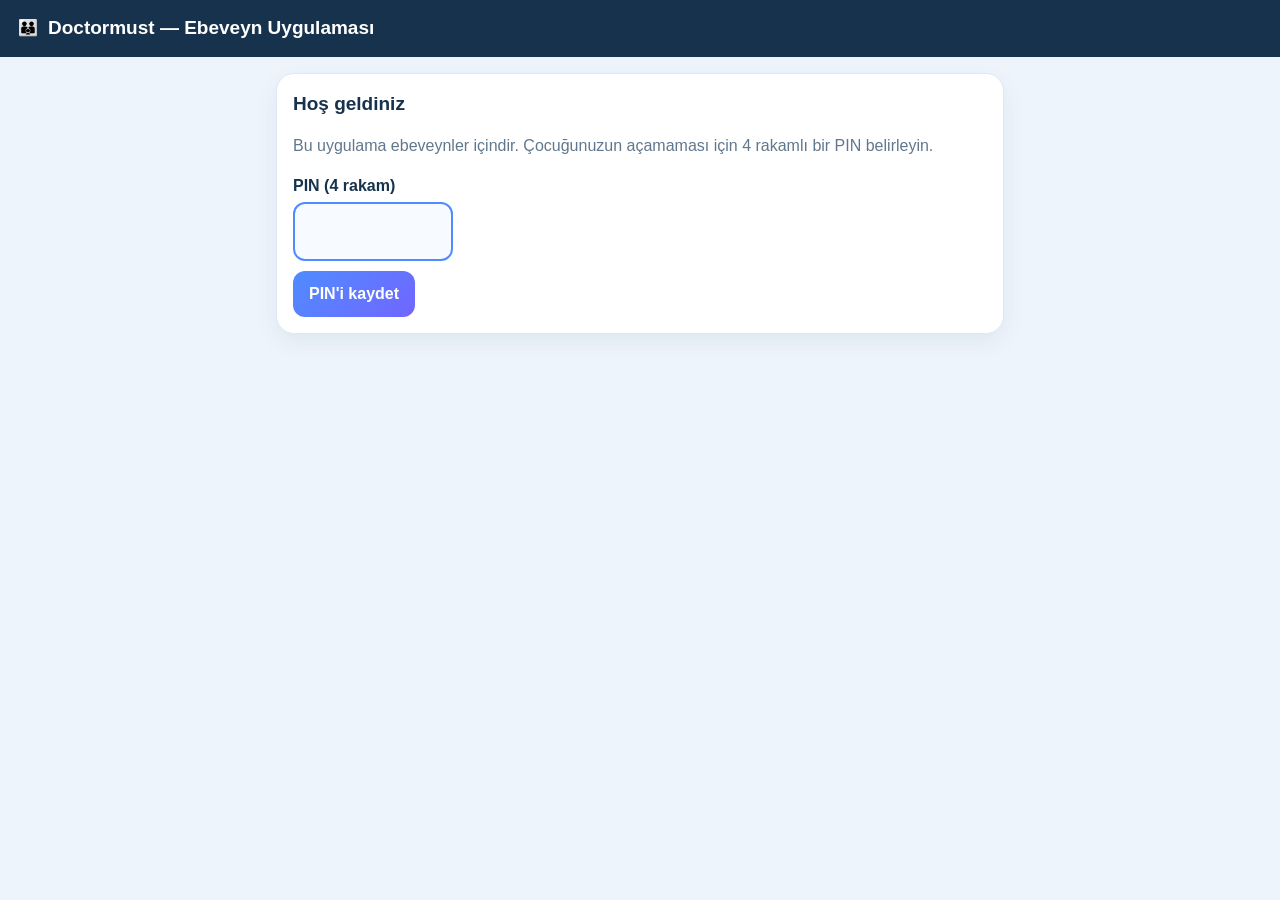
<file: ebeveyn/index.html>
<!DOCTYPE html>
<html lang="tr">
<head>
<meta charset="UTF-8">
<meta name="viewport" content="width=device-width, initial-scale=1.0">
<meta name="theme-color" content="#17324d">
<meta name="color-scheme" content="only light">
<meta name="darkreader-lock">
<meta name="robots" content="noindex">
<title>Doctormust — Ebeveyn Uygulaması</title>
<link rel="icon" type="image/png" href="../icons/icon-192.png">
<style>
:root { color-scheme: only light; --koyu: #17324d; --mavi: #4f8cff; --mor: #7166ff; --soluk: #61778d; --zemin: #eef4fb; --kart: #ffffff; --cizgi: #dce9f5; --iyi: #1f9d55; --kotu: #c0392b; }
* { box-sizing: border-box; }
[hidden] { display: none !important; }
html, body { margin: 0; min-height: 100%; }
body { background: var(--zemin); color: var(--koyu); font-family: "Segoe UI", Arial, sans-serif; line-height: 1.5; }
button, input, select, textarea { font: inherit; }
button { cursor: pointer; }

header { background: var(--koyu); color: #fff; padding: 14px 18px; display: flex; align-items: center; gap: 10px; }
header h1 { margin: 0; font-size: 19px; flex: 1; }
header button { background: rgba(255,255,255,.14); color: #fff; border: 0; border-radius: 10px; padding: 8px 12px; font-weight: 700; }
main { max-width: 760px; margin: 0 auto; padding: 16px; display: grid; gap: 14px; }

.kart { background: var(--kart); border: 1px solid var(--cizgi); border-radius: 18px; padding: 16px; box-shadow: 0 8px 22px rgba(37,85,130,.08); }
.kart h2 { margin: 0 0 8px; font-size: 19px; }
.kart h3 { margin: 16px 0 6px; font-size: 16px; }
.soluk { color: var(--soluk); }
.kucuk { font-size: 14px; }

.dugme { border: 0; border-radius: 12px; padding: 11px 16px; font-weight: 700; background: #e6eef9; color: var(--koyu); }
.dugme.ana { background: linear-gradient(135deg, var(--mavi), var(--mor)); color: #fff; }
.dugme.tehlike { background: #fde8e8; color: var(--kotu); }
.dugme:disabled { opacity: .5; cursor: default; }
.sira { display: flex; flex-wrap: wrap; gap: 8px; align-items: center; }

.girdi { width: 100%; padding: 11px 12px; border: 2px solid var(--cizgi); border-radius: 12px; background: #f7fafe; color: var(--koyu); }
.girdi:focus { outline: none; border-color: var(--mavi); }
.pin { max-width: 160px; text-align: center; letter-spacing: .4em; font-size: 22px; font-weight: 800; }
label { display: grid; gap: 4px; font-weight: 700; margin: 10px 0; }
textarea.girdi { min-height: 84px; resize: vertical; font-size: 13px; }
.hata { color: var(--kotu); font-weight: 700; }

.cocuk { width: 100%; text-align: left; display: grid; grid-template-columns: auto 1fr auto; gap: 12px; align-items: center; padding: 14px; border: 1px solid var(--cizgi); border-radius: 16px; background: #fff; color: var(--koyu); }
.cocuk:hover { border-color: var(--mavi); }
.cocuk i { font-style: normal; font-size: 30px; }
.cocuk b { display: block; font-size: 18px; }

.anahtar { font-family: Consolas, "Courier New", monospace; font-size: 30px; font-weight: 800; letter-spacing: .12em; text-align: center; padding: 14px; border-radius: 14px; background: #fff7d6; color: #5f4300; user-select: all; }
.adimlar { padding-left: 22px; display: grid; gap: 6px; }

.sayilar { display: grid; grid-template-columns: repeat(auto-fit, minmax(110px, 1fr)); gap: 10px; }
.sayi { background: #f3f8ff; border-radius: 14px; padding: 10px; text-align: center; }
.sayi b { display: block; font-size: 26px; color: var(--mavi); line-height: 1.1; }
.sayi span { font-size: 13px; color: var(--soluk); font-weight: 700; }

.cubuklar { display: grid; grid-template-columns: repeat(7, 1fr); gap: 6px; align-items: end; height: 150px; margin-top: 8px; }
.cubuk { display: grid; grid-template-rows: auto 1fr auto; gap: 3px; height: 100%; text-align: center; font-size: 12px; color: var(--soluk); }
.cubuk div { display: flex; align-items: flex-end; }
.cubuk i { display: block; width: 100%; border-radius: 6px 6px 0 0; background: linear-gradient(180deg, var(--mor), var(--mavi)); min-height: 2px; }
.cubuk b { color: var(--koyu); }

.liste { margin: 6px 0 0; padding-left: 20px; }
.not { background: #f3f8ff; border-radius: 12px; padding: 10px 12px; font-size: 14px; }
</style>
</head>
<body>

<header>
    <span aria-hidden="true">👪</span>
    <h1>Doctormust — Ebeveyn Uygulaması</h1>
    <button id="kilitle" type="button" hidden>🔒 Kilitle</button>
</header>

<main>
    <!-- PIN -->
    <section class="kart" id="ekranPin" hidden>
        <h2 id="pinBaslik"></h2>
        <p class="soluk" id="pinAciklama"></p>
        <form id="pinForm">
            <label>PIN (4 rakam)
                <input class="girdi pin" id="pinGirdi" type="password" inputmode="numeric" maxlength="4" autocomplete="off">
            </label>
            <p class="hata" id="pinHata" hidden></p>
            <div class="sira">
                <button class="dugme ana" type="submit" id="pinDugme"></button>
                <button class="dugme tehlike" type="button" id="pinSifirla" hidden>PIN'i unuttum</button>
            </div>
        </form>
    </section>

    <!-- Çocuklar -->
    <section id="ekranListe" hidden>
        <div class="kart">
            <h2>Çocuklarım</h2>
            <p class="soluk" id="listeBos">Henüz kimse eklenmedi. Aşağıdan çocuğunuzu ekleyin.</p>
            <div id="cocuklar" style="display:grid;gap:10px"></div>
            <p class="hata" id="raporUyari" hidden></p>
        </div>

        <div class="kart">
            <h2>➕ Çocuk ekle</h2>
            <form id="ekleForm">
                <label>Çocuğun adı
                    <input class="girdi" id="ekleAd" maxlength="20" autocomplete="off" placeholder="Örnek: Elif">
                </label>
                <button class="dugme ana" type="submit">Ekle ve aile anahtarı üret</button>
            </form>
        </div>

        <div class="kart">
            <h2>Bu uygulama nasıl çalışır?</h2>
            <ol class="adimlar">
                <li><b>Eşleştirme:</b> Çocuğu ekleyince bir aile anahtarı çıkar. Onu çocuğun oyununda Ebeveyn Köşesi'ne bir kez yazarsınız.</li>
                <li><b>Rapor:</b> Oyundaki "Raporu Gönder" düğmesi bir bağlantı üretir. Bağlantıyı bu telefonda açınca rapor burada görünür.</li>
                <li><b>Süre ayarı:</b> Buradan o güne özel bir ebeveyn kodu üretirsiniz. Çocuk kodu oyunda Ayarlar'a yazınca süre sınırı değişir.</li>
            </ol>
            <p class="not">Hiçbir bilgi internete gönderilmez. Rapor ve kodlar yalnızca sizin paylaştığınız bağlantı ve yazılarla taşınır; bu sayfadaki kayıtlar yalnızca bu cihazda durur.</p>
        </div>
    </section>

    <!-- Tek çocuk -->
    <section id="ekranCocuk" hidden>
        <div class="kart">
            <div class="sira">
                <button class="dugme" id="geri" type="button">← Çocuklarım</button>
                <h2 id="cocukAd" style="margin:0;flex:1"></h2>
            </div>
        </div>

        <div class="kart">
            <h2>🔗 Eşleştirme</h2>
            <p class="soluk kucuk">Bu anahtarı çocuğun oyununda bir kez yazın:</p>
            <div class="anahtar" id="cocukAnahtar"></div>
            <ol class="adimlar kucuk">
                <li>Çocuğun cihazında oyunu açın: <b>Menü → Ebeveyn</b>.</li>
                <li>"Ebeveyn uygulaması" kutusuna bu anahtarı yazıp <b>Eşleştir</b>'e basın.</li>
            </ol>
        </div>

        <div class="kart">
            <h2>📊 Rapor</h2>
            <p class="soluk" id="raporYok">Henüz rapor yok. Çocuğun oyununda <b>Menü → Ebeveyn → Raporu Gönder</b> düğmesine basın ve çıkan bağlantıyı bu cihazda açın. Bağlantıyı aşağıya yapıştırabilirsiniz de.</p>
            <div id="rapor" hidden>
                <p class="soluk kucuk" id="raporTarih"></p>
                <div class="sayilar" id="raporSayilar"></div>
                <h3>Oyun süresi (son 7 gün, dakika)</h3>
                <div class="cubuklar" id="raporCubuklar"></div>
                <p class="kucuk soluk" id="raporToplam"></p>
                <h3>Bu hafta</h3>
                <div id="raporHafta"></div>
            </div>
            <h3>Rapor bağlantısını yapıştır</h3>
            <textarea class="girdi" id="raporYapistir" placeholder="Oyundan kopyalanan rapor bağlantısı"></textarea>
            <p class="hata" id="raporHata" hidden></p>
            <button class="dugme" id="raporOku" type="button">Raporu oku</button>
        </div>

        <div class="kart">
            <h2>⏳ Süre ayarı gönder</h2>
            <label>Günlük süre sınırı
                <select class="girdi" id="ayarSinir">
                    <option value="0">Sınır yok</option>
                    <option value="1">15 dakika</option>
                    <option value="2">30 dakika</option>
                    <option value="3">45 dakika</option>
                    <option value="4">60 dakika</option>
                </select>
            </label>
            <label>Yalnızca bugün için ek süre
                <select class="girdi" id="ayarEk">
                    <option value="0">Ek süre yok</option>
                    <option value="1">+15 dakika</option>
                    <option value="2">+30 dakika</option>
                    <option value="3">+60 dakika</option>
                </select>
            </label>
            <button class="dugme ana" id="kodUret" type="button">Ebeveyn kodu üret</button>
            <div id="kodKutu" hidden>
                <h3>Bugünün ebeveyn kodu</h3>
                <div class="anahtar" id="kodYazi"></div>
                <p class="kucuk soluk">Çocuk bu kodu oyunda <b>Menü → Ayarlar → Ebeveyn kodu</b> kutusuna yazıp <b>Uygula</b>'ya basar. Kod yalnızca bugün geçerlidir; ek süre aynı kodla bir kez verilir.</p>
                <button class="dugme" id="kodKopyala" type="button">📋 Kodu kopyala</button>
            </div>
        </div>

        <div class="kart">
            <button class="dugme tehlike" id="cocukSil" type="button">Bu çocuğu sil</button>
        </div>
    </section>
</main>

<script>
"use strict";

// Ebeveyn uygulaması: sunucu yoktur. Kayıtlar bu cihazda durur; oyunla aile anahtarı,
// rapor bağlantısı ve ebeveyn koduyla konuşur (ayrıntı için oyundaki js/aile.js).
const DEPO = "doktormust_ebeveyn";
const HARFLER = "ABCDEFGHJKLMNPQRSTUVWXYZ23456789";
const SINIRLAR = [0, 15, 30, 45, 60];
const EKLER = [0, 15, 30, 60];
const $ = id => document.getElementById(id);

let kayit = oku();
let acik = false;
let secili = null;
let bekleyenRapor = location.hash.startsWith("#r=") ? location.hash.slice(3) : "";

function oku() {
    try {
        const veri = JSON.parse(localStorage.getItem(DEPO));
        if (veri && typeof veri === "object" && Array.isArray(veri.cocuklar)) return veri;
    } catch (hata) { /* depo boş ya da bozuk */ }
    return { pin: null, cocuklar: [] };
}

function yaz() {
    try { localStorage.setItem(DEPO, JSON.stringify(kayit)); } catch (hata) { /* depo kapalı olabilir */ }
}

function kacis(metin) {
    return String(metin).replace(/&/g, "&amp;").replace(/</g, "&lt;").replace(/>/g, "&gt;").replace(/"/g, "&quot;");
}

function gunAdi() {
    const d = new Date();
    return d.getFullYear() + "-" + String(d.getMonth() + 1).padStart(2, "0") + "-" + String(d.getDate()).padStart(2, "0");
}

function gunNo() {
    return Math.floor(new Date(gunAdi() + "T12:00:00").getTime() / 86400000) % 46656;
}

async function ozet(metin) {
    const baytlar = await crypto.subtle.digest("SHA-256", new TextEncoder().encode(metin));
    return [...new Uint8Array(baytlar)].map(b => b.toString(16).padStart(2, "0")).join("");
}

async function imza(anahtar, metin) {
    return (await ozet(anahtar + "|" + metin)).slice(0, 6).toUpperCase();
}

function yeniAnahtar() {
    const sayilar = crypto.getRandomValues(new Uint8Array(8));
    return [...sayilar].map(sayi => HARFLER[sayi % HARFLER.length]).join("");
}

function ekran(ad) {
    for (const id of ["ekranPin", "ekranListe", "ekranCocuk"]) $(id).hidden = id !== ad;
    $("kilitle").hidden = ad === "ekranPin";
    window.scrollTo(0, 0);
}

/* ---- PIN ---- */

function pinEkrani() {
    const ilk = !kayit.pin;
    acik = false;
    $("pinBaslik").textContent = ilk ? "Hoş geldiniz" : "Ebeveyn girişi";
    $("pinAciklama").textContent = ilk
        ? "Bu uygulama ebeveynler içindir. Çocuğunuzun açamaması için 4 rakamlı bir PIN belirleyin."
        : "Devam etmek için PIN'inizi yazın.";
    $("pinDugme").textContent = ilk ? "PIN'i kaydet" : "Giriş yap";
    $("pinSifirla").hidden = ilk;
    $("pinHata").hidden = true;
    $("pinGirdi").value = "";
    ekran("ekranPin");
    $("pinGirdi").focus();
}

$("pinForm").addEventListener("submit", async olay => {
    olay.preventDefault();
    const pin = $("pinGirdi").value.trim();

    if (!/^\d{4}$/.test(pin)) {
        $("pinHata").textContent = "PIN 4 rakamdan oluşmalı.";
        $("pinHata").hidden = false;
        return;
    }

    if (!kayit.pin) {
        const tuz = yeniAnahtar();
        kayit.pin = { tuz, ozet: await ozet(tuz + ":" + pin) };
        yaz();
    } else if (await ozet(kayit.pin.tuz + ":" + pin) !== kayit.pin.ozet) {
        $("pinHata").textContent = "PIN yanlış.";
        $("pinHata").hidden = false;
        $("pinGirdi").value = "";
        return;
    }

    acik = true;
    await listeEkrani();
});

$("pinSifirla").addEventListener("click", () => {
    if (!confirm("PIN sıfırlanırsa bu cihazdaki bütün çocuk kayıtları ve raporlar silinir. Oyundaki ilerleme silinmez. Devam edilsin mi?")) return;
    kayit = { pin: null, cocuklar: [] };
    yaz();
    pinEkrani();
});

$("kilitle").addEventListener("click", pinEkrani);

/* ---- Rapor bağlantısı ---- */

// Bağlantıdaki raporu çözer ve imzası tutan çocuğa kaydeder. Bulunan çocuğu döndürür.
async function raporIsle(metin) {
    const parca = String(metin).trim().split("#r=").pop();
    const nokta = parca.lastIndexOf(".");
    if (nokta < 1) throw new Error("Bu bir rapor bağlantısı değil.");

    const veri = parca.slice(0, nokta), im = parca.slice(nokta + 1).toUpperCase();
    let cocuk = null;

    for (const aday of kayit.cocuklar) {
        if (await imza(aday.anahtar, veri) === im) { cocuk = aday; break; }
    }

    if (!cocuk) throw new Error("Bu rapor, eşleştirdiğiniz bir çocuğa ait değil. Aile anahtarının oyuna doğru yazıldığından emin olun.");

    let rapor;
    try {
        rapor = JSON.parse(decodeURIComponent(escape(atob(veri.replace(/-/g, "+").replace(/_/g, "/")))));
    } catch (hata) {
        throw new Error("Rapor okunamadı; bağlantı eksik kopyalanmış olabilir.");
    }

    if (!rapor || rapor.v !== 1 || !Array.isArray(rapor.log)) throw new Error("Bu rapor biçimi tanınmıyor.");

    cocuk.rapor = rapor;
    yaz();
    return cocuk;
}

/* ---- Liste ---- */

async function listeEkrani() {
    secili = null;
    $("raporUyari").hidden = true;

    if (bekleyenRapor) {
        const metin = bekleyenRapor;
        bekleyenRapor = "";
        history.replaceState(null, "", location.pathname);

        try {
            cocukEkrani(await raporIsle(metin));
            return;
        } catch (hata) {
            $("raporUyari").textContent = hata.message;
            $("raporUyari").hidden = false;
        }
    }

    $("listeBos").hidden = kayit.cocuklar.length > 0;
    $("cocuklar").innerHTML = "";

    kayit.cocuklar.forEach(cocuk => {
        const dugme = document.createElement("button");
        dugme.type = "button";
        dugme.className = "cocuk";
        dugme.innerHTML = `<i>🧒</i><span><b>${kacis(cocuk.ad)}</b><span class="soluk kucuk">${cocuk.rapor
            ? "Seviye " + Number(cocuk.rapor.sev) + " • son rapor: " + kacis(tarihYazi(cocuk.rapor.tarih))
            : "Henüz rapor yok"}</span></span><span aria-hidden="true">→</span>`;
        dugme.addEventListener("click", () => cocukEkrani(cocuk));
        $("cocuklar").appendChild(dugme);
    });

    ekran("ekranListe");
}

$("ekleForm").addEventListener("submit", olay => {
    olay.preventDefault();
    const ad = $("ekleAd").value.trim().slice(0, 20);
    if (!ad) return;

    const cocuk = { id: yeniAnahtar(), ad, anahtar: yeniAnahtar(), rapor: null };
    kayit.cocuklar.push(cocuk);
    yaz();
    $("ekleAd").value = "";
    cocukEkrani(cocuk);
});

/* ---- Tek çocuk ---- */

function tarihYazi(iso) {
    const d = new Date(iso);
    return isNaN(d) ? "" : d.toLocaleString("tr-TR", { day: "numeric", month: "long", hour: "2-digit", minute: "2-digit" });
}

function cocukEkrani(cocuk) {
    secili = cocuk;
    $("cocukAd").textContent = cocuk.ad;
    $("cocukAnahtar").textContent = cocuk.anahtar.slice(0, 4) + "-" + cocuk.anahtar.slice(4);
    $("raporHata").hidden = true;
    $("raporYapistir").value = "";
    $("kodKutu").hidden = true;

    const r = cocuk.rapor;
    $("rapor").hidden = !r;
    $("raporYok").hidden = Boolean(r);

    if (r) {
        $("raporTarih").textContent = "Rapor: " + tarihYazi(r.tarih) + (r.klinik ? " • " + r.klinik : "");
        $("ayarSinir").value = String(Math.max(0, SINIRLAR.indexOf(Number(r.sinir))));

        const sayilar = [
            [Number(r.sev) || 1, "Seviye"], [Number(r.vaka) || 0, "İyileşen hasta"], [Number(r.yildiz) || 0, "Yıldız"],
            [Number(r.tam) || 0, "3 yıldızlı vaka"], [Number(r.rozet) || 0, "Rozet"], [Number(r.cikartma) || 0, "Çıkartma"],
            [Number(r.gun) || 1, "Klinik günü"], [Number(r.sinir) ? r.sinir + " dk" : "Yok", "Süre sınırı"]
        ];
        $("raporSayilar").innerHTML = sayilar.map(([sayi, ad]) => `<div class="sayi"><b>${kacis(sayi)}</b><span>${ad}</span></div>`).join("");

        const dakikalar = r.log.map(([gun, saniye]) => [String(gun), Math.round((Number(saniye) || 0) / 60)]);
        const enCok = Math.max(10, ...dakikalar.map(cift => cift[1]));
        $("raporCubuklar").innerHTML = dakikalar.map(([gun, dk]) => {
            const ad = new Date(gun + "T12:00:00").toLocaleDateString("tr-TR", { weekday: "short" });
            return `<div class="cubuk"><b>${dk}</b><div><i style="height:${Math.round(dk / enCok * 100)}%"></i></div><span>${kacis(ad)}</span></div>`;
        }).join("");
        const toplam = dakikalar.reduce((t, cift) => t + cift[1], 0);
        $("raporToplam").textContent = "7 günde toplam " + toplam + " dakika; günde ortalama " + Math.round(toplam / 7) + " dakika.";

        const h = r.hafta || {};
        const yanlis = Array.isArray(h.yanlis) ? h.yanlis : [];
        $("raporHafta").innerHTML =
            `<ul class="liste"><li>${Number(h.vaka) || 0} vaka tamamladı; ${Number(h.tam) || 0} tanesi ilk denemede (3 yıldız).</li>` +
            `<li>${Number(h.oyun) || 0} mini oyun kazandı.</li></ul>` +
            (yanlis.length
                ? `<p class="kucuk"><b>En çok zorlandığı kartlar:</b></p><ul class="liste">` +
                  yanlis.map(([kart, kez]) => `<li>${kacis(kart)} — ${Number(kez) || 0} kez yanlış</li>`).join("") + `</ul>`
                : `<p class="kucuk soluk">Bu hafta yanlış kart seçmedi.</p>`);
    }

    ekran("ekranCocuk");
}

$("geri").addEventListener("click", () => listeEkrani());

$("raporOku").addEventListener("click", async () => {
    $("raporHata").hidden = true;
    try {
        const cocuk = await raporIsle($("raporYapistir").value);
        cocukEkrani(cocuk);
    } catch (hata) {
        $("raporHata").textContent = hata.message;
        $("raporHata").hidden = false;
    }
});

$("kodUret").addEventListener("click", async () => {
    if (!secili) return;
    const govde = "S" + $("ayarSinir").value + $("ayarEk").value + gunNo().toString(36).toUpperCase().padStart(3, "0");
    const kod = govde + "-" + await imza(secili.anahtar, govde);
    $("kodYazi").textContent = kod;
    $("kodKutu").hidden = false;
    $("kodKutu").scrollIntoView({ block: "nearest" });
});

$("kodKopyala").addEventListener("click", async () => {
    try {
        await navigator.clipboard.writeText($("kodYazi").textContent);
        $("kodKopyala").textContent = "✅ Kopyalandı";
    } catch (hata) {
        $("kodKopyala").textContent = "Kopyalanamadı; kodu elle yazın";
    }
    setTimeout(() => { $("kodKopyala").textContent = "📋 Kodu kopyala"; }, 2000);
});

$("cocukSil").addEventListener("click", () => {
    if (!secili || !confirm(secili.ad + " silinsin mi? Oyundaki ilerlemesi silinmez; yalnızca bu uygulamadaki kaydı ve raporu silinir.")) return;
    kayit.cocuklar = kayit.cocuklar.filter(cocuk => cocuk !== secili);
    yaz();
    listeEkrani();
});

if (!(window.crypto && crypto.subtle)) {
    document.querySelector("main").innerHTML = '<section class="kart"><h2>Bu sayfa güvenli bağlantı ister</h2><p>Ebeveyn uygulamasını internet adresinden (https) açın.</p></section>';
} else {
    pinEkrani();
}
</script>
</body>
</html>
</file>
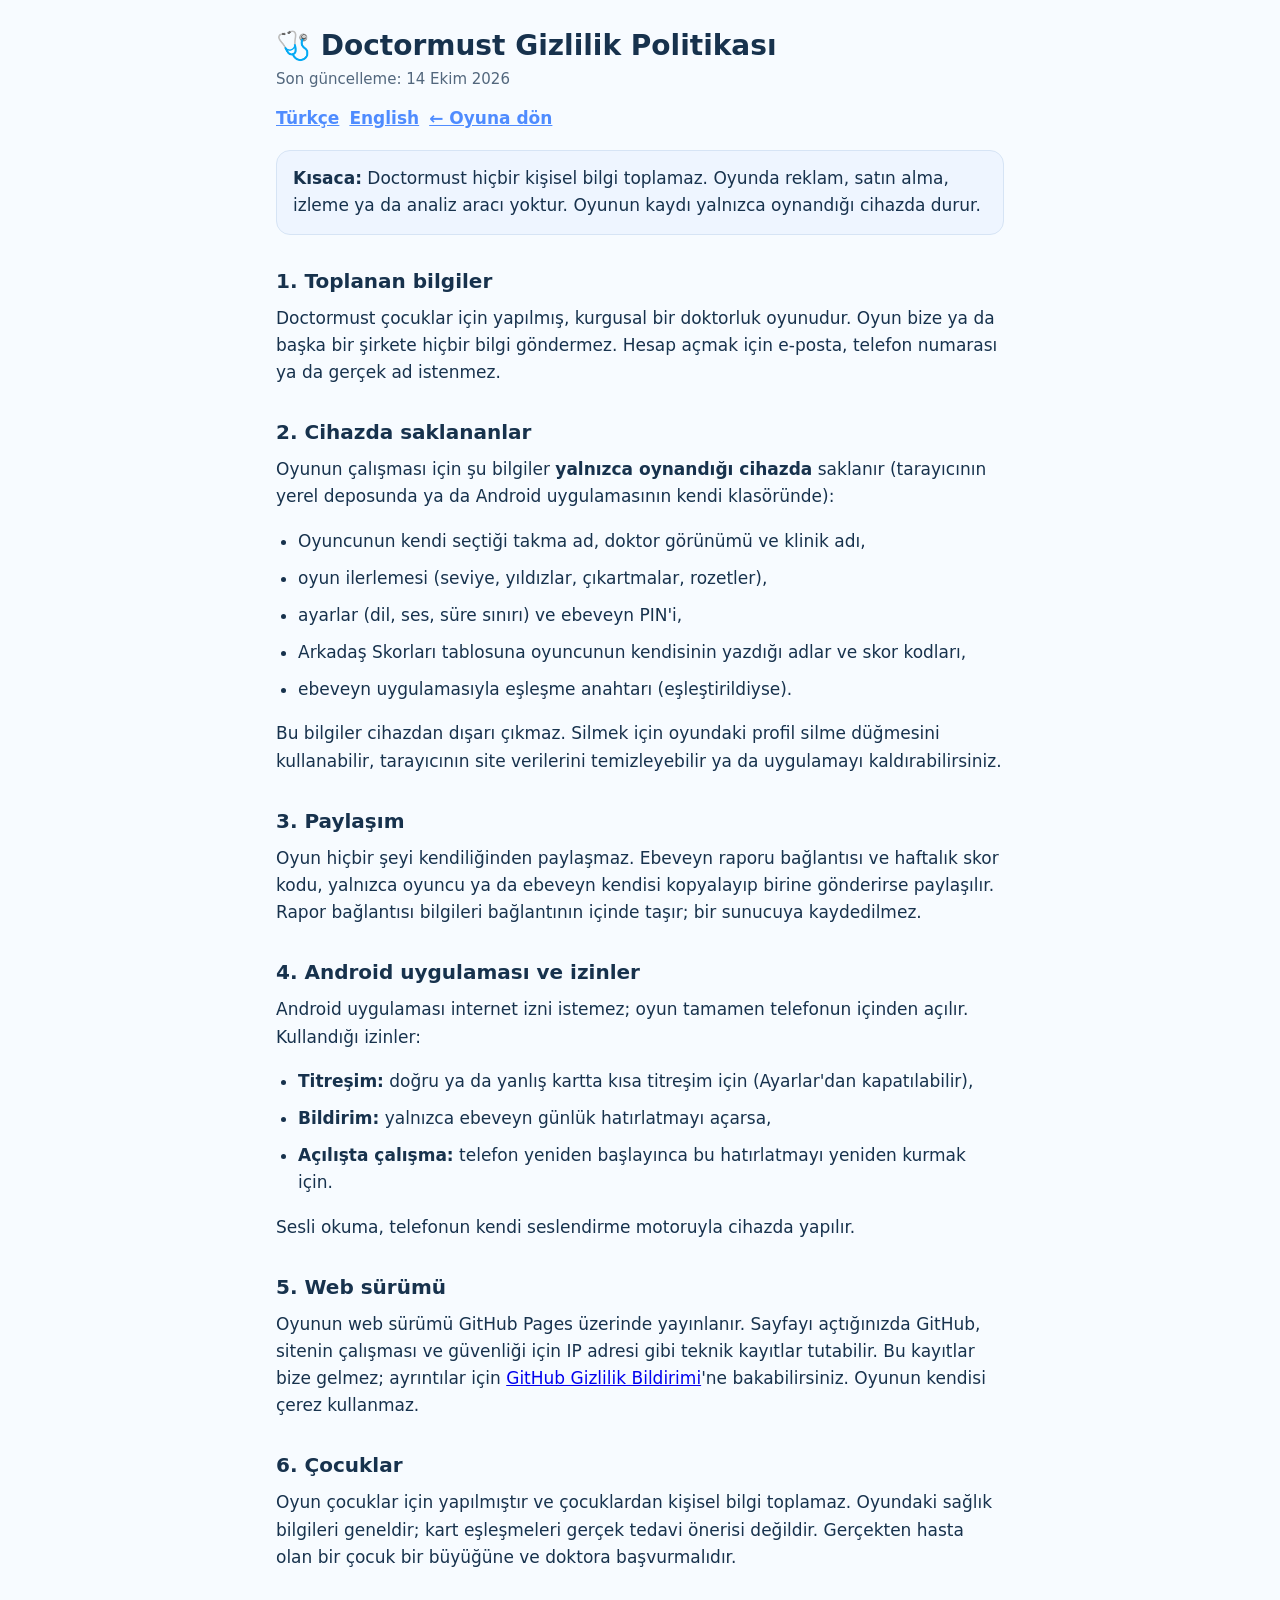
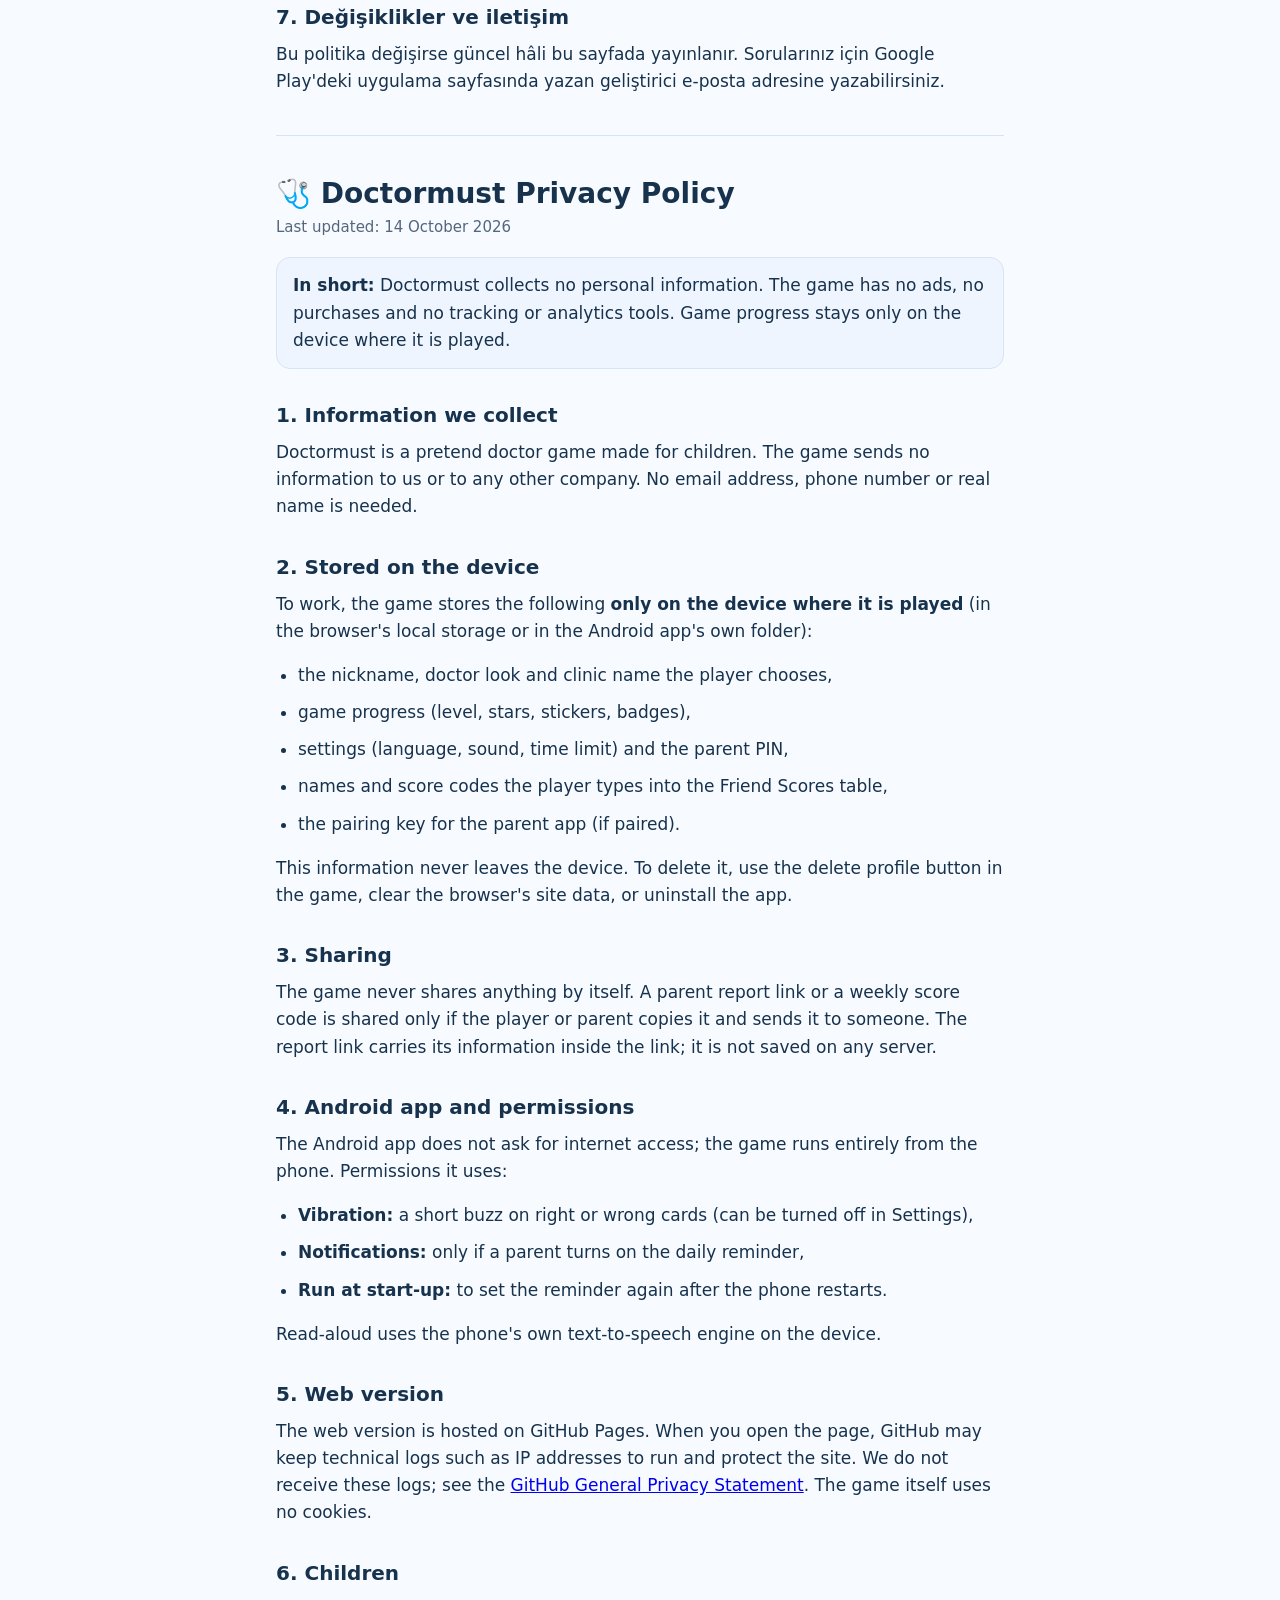
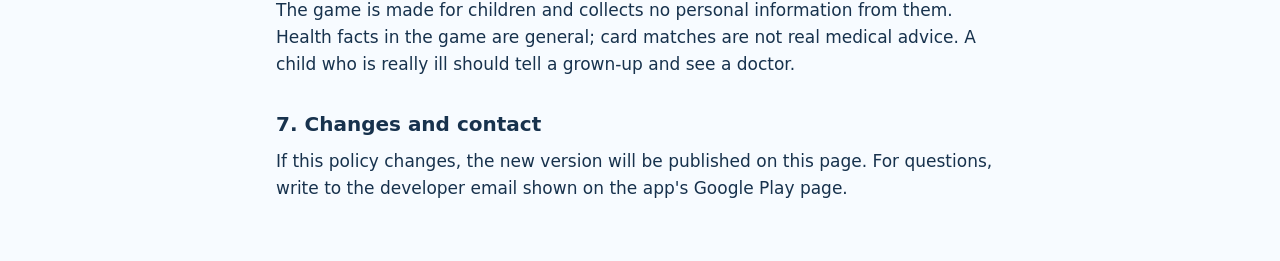
<file: gizlilik.html>
<!doctype html>
<html lang="tr">
<head>
<meta charset="utf-8">
<meta name="viewport" content="width=device-width, initial-scale=1">
<meta name="color-scheme" content="only light">
<title>Doctormust Gizlilik Politikası</title>
<meta name="description" content="Doctormust çocuk oyununun gizlilik politikası: oyun kişisel bilgi toplamaz, reklam ve izleme içermez.">
<link rel="icon" href="icons/icon-192.png">
<style>
    :root { color-scheme: only light; --ink: #17324d; --muted: #52677d; --soft: #eef5ff; --line: #d6e4f5; --primary: #4f8cff; }
    * { box-sizing: border-box; }
    body { margin: 0; background: #f7fbff; color: var(--ink); font: 17px/1.6 "Segoe UI", system-ui, Arial, sans-serif; }
    main { max-width: 760px; margin: 0 auto; padding: 28px 16px 48px; }
    h1 { margin: 0 0 4px; font-size: 28px; line-height: 1.25; }
    h2 { margin: 30px 0 8px; font-size: 20px; }
    p, li { margin: 0 0 10px; }
    ul { padding-left: 22px; }
    .muted { color: var(--muted); font-size: 15px; }
    .box { margin: 18px 0; padding: 14px 16px; border: 1px solid var(--line); border-radius: 14px; background: var(--soft); }
    nav { display: flex; flex-wrap: wrap; gap: 10px; margin: 14px 0 0; }
    nav a, .back { color: var(--primary); font-weight: 700; }
    hr { margin: 40px 0; border: 0; border-top: 1px solid var(--line); }
</style>
</head>
<body>
<main>
    <h1>🩺 Doctormust Gizlilik Politikası</h1>
    <p class="muted">Son güncelleme: 14 Ekim 2026</p>
    <nav><a href="#tr">Türkçe</a><a href="#en">English</a><a class="back" href="index.html">← Oyuna dön</a></nav>

    <section id="tr" lang="tr">
        <div class="box"><b>Kısaca:</b> Doctormust hiçbir kişisel bilgi toplamaz. Oyunda reklam, satın alma, izleme ya da analiz aracı yoktur. Oyunun kaydı yalnızca oynandığı cihazda durur.</div>

        <h2>1. Toplanan bilgiler</h2>
        <p>Doctormust çocuklar için yapılmış, kurgusal bir doktorluk oyunudur. Oyun bize ya da başka bir şirkete hiçbir bilgi göndermez. Hesap açmak için e-posta, telefon numarası ya da gerçek ad istenmez.</p>

        <h2>2. Cihazda saklananlar</h2>
        <p>Oyunun çalışması için şu bilgiler <b>yalnızca oynandığı cihazda</b> saklanır (tarayıcının yerel deposunda ya da Android uygulamasının kendi klasöründe):</p>
        <ul>
            <li>Oyuncunun kendi seçtiği takma ad, doktor görünümü ve klinik adı,</li>
            <li>oyun ilerlemesi (seviye, yıldızlar, çıkartmalar, rozetler),</li>
            <li>ayarlar (dil, ses, süre sınırı) ve ebeveyn PIN'i,</li>
            <li>Arkadaş Skorları tablosuna oyuncunun kendisinin yazdığı adlar ve skor kodları,</li>
            <li>ebeveyn uygulamasıyla eşleşme anahtarı (eşleştirildiyse).</li>
        </ul>
        <p>Bu bilgiler cihazdan dışarı çıkmaz. Silmek için oyundaki profil silme düğmesini kullanabilir, tarayıcının site verilerini temizleyebilir ya da uygulamayı kaldırabilirsiniz.</p>

        <h2>3. Paylaşım</h2>
        <p>Oyun hiçbir şeyi kendiliğinden paylaşmaz. Ebeveyn raporu bağlantısı ve haftalık skor kodu, yalnızca oyuncu ya da ebeveyn kendisi kopyalayıp birine gönderirse paylaşılır. Rapor bağlantısı bilgileri bağlantının içinde taşır; bir sunucuya kaydedilmez.</p>

        <h2>4. Android uygulaması ve izinler</h2>
        <p>Android uygulaması internet izni istemez; oyun tamamen telefonun içinden açılır. Kullandığı izinler:</p>
        <ul>
            <li><b>Titreşim:</b> doğru ya da yanlış kartta kısa titreşim için (Ayarlar'dan kapatılabilir),</li>
            <li><b>Bildirim:</b> yalnızca ebeveyn günlük hatırlatmayı açarsa,</li>
            <li><b>Açılışta çalışma:</b> telefon yeniden başlayınca bu hatırlatmayı yeniden kurmak için.</li>
        </ul>
        <p>Sesli okuma, telefonun kendi seslendirme motoruyla cihazda yapılır.</p>

        <h2>5. Web sürümü</h2>
        <p>Oyunun web sürümü GitHub Pages üzerinde yayınlanır. Sayfayı açtığınızda GitHub, sitenin çalışması ve güvenliği için IP adresi gibi teknik kayıtlar tutabilir. Bu kayıtlar bize gelmez; ayrıntılar için <a href="https://docs.github.com/site-policy/privacy-policies/github-general-privacy-statement">GitHub Gizlilik Bildirimi</a>'ne bakabilirsiniz. Oyunun kendisi çerez kullanmaz.</p>

        <h2>6. Çocuklar</h2>
        <p>Oyun çocuklar için yapılmıştır ve çocuklardan kişisel bilgi toplamaz. Oyundaki sağlık bilgileri geneldir; kart eşleşmeleri gerçek tedavi önerisi değildir. Gerçekten hasta olan bir çocuk bir büyüğüne ve doktora başvurmalıdır.</p>

        <h2>7. Değişiklikler ve iletişim</h2>
        <p>Bu politika değişirse güncel hâli bu sayfada yayınlanır. Sorularınız için Google Play'deki uygulama sayfasında yazan geliştirici e-posta adresine yazabilirsiniz.</p>
    </section>

    <hr>

    <section id="en" lang="en">
        <h1>🩺 Doctormust Privacy Policy</h1>
        <p class="muted">Last updated: 14 October 2026</p>
        <div class="box"><b>In short:</b> Doctormust collects no personal information. The game has no ads, no purchases and no tracking or analytics tools. Game progress stays only on the device where it is played.</div>

        <h2>1. Information we collect</h2>
        <p>Doctormust is a pretend doctor game made for children. The game sends no information to us or to any other company. No email address, phone number or real name is needed.</p>

        <h2>2. Stored on the device</h2>
        <p>To work, the game stores the following <b>only on the device where it is played</b> (in the browser's local storage or in the Android app's own folder):</p>
        <ul>
            <li>the nickname, doctor look and clinic name the player chooses,</li>
            <li>game progress (level, stars, stickers, badges),</li>
            <li>settings (language, sound, time limit) and the parent PIN,</li>
            <li>names and score codes the player types into the Friend Scores table,</li>
            <li>the pairing key for the parent app (if paired).</li>
        </ul>
        <p>This information never leaves the device. To delete it, use the delete profile button in the game, clear the browser's site data, or uninstall the app.</p>

        <h2>3. Sharing</h2>
        <p>The game never shares anything by itself. A parent report link or a weekly score code is shared only if the player or parent copies it and sends it to someone. The report link carries its information inside the link; it is not saved on any server.</p>

        <h2>4. Android app and permissions</h2>
        <p>The Android app does not ask for internet access; the game runs entirely from the phone. Permissions it uses:</p>
        <ul>
            <li><b>Vibration:</b> a short buzz on right or wrong cards (can be turned off in Settings),</li>
            <li><b>Notifications:</b> only if a parent turns on the daily reminder,</li>
            <li><b>Run at start-up:</b> to set the reminder again after the phone restarts.</li>
        </ul>
        <p>Read-aloud uses the phone's own text-to-speech engine on the device.</p>

        <h2>5. Web version</h2>
        <p>The web version is hosted on GitHub Pages. When you open the page, GitHub may keep technical logs such as IP addresses to run and protect the site. We do not receive these logs; see the <a href="https://docs.github.com/site-policy/privacy-policies/github-general-privacy-statement">GitHub General Privacy Statement</a>. The game itself uses no cookies.</p>

        <h2>6. Children</h2>
        <p>The game is made for children and collects no personal information from them. Health facts in the game are general; card matches are not real medical advice. A child who is really ill should tell a grown-up and see a doctor.</p>

        <h2>7. Changes and contact</h2>
        <p>If this policy changes, the new version will be published on this page. For questions, write to the developer email shown on the app's Google Play page.</p>
    </section>
</main>
<script>
    // Oyunun içindeki pencerede açıldıysa "Oyuna dön" bağlantısı gizlenir (pencere kapatılarak dönülür).
    if (window.top !== window) document.querySelector(".back").hidden = true;

    // Android uygulamasında bu sayfa doğrudan açıldıysa geri tuşu oyuna döner.
    function handleBack() {
        location.href = "index.html";
        return true;
    }
</script>
</body>
</html>
</file>
<file: css/style.css>
:root {
    --bg: #eef7ff;
    --card: #ffffff;
    --text: #17324d;
    --muted: #61778d;
    --primary: #4f8cff;
    --green: #31c48d;
    --border: #dce9f5;
    --soft: #edf4fb;
    --danger-bg: #ffe8ec;
    --danger-text: #b82a43;
    --shadow: 0 14px 35px rgba(37,85,130,.12);
}

* { box-sizing: border-box; }
[hidden] { display: none !important; }

html, body { margin: 0; min-height: 100%; }

body {
    background: linear-gradient(135deg,#eaf8ff,#f5f0ff);
    color: var(--text);
    font-family: "Segoe UI", Arial, sans-serif;
    line-height: 1.5;
}

body.dark {
    --bg: #101827;
    --card: #182334;
    --text: #edf5ff;
    --muted: #a6b8cc;
    --border: #293b51;
    --soft: #223249;
    --danger-bg: #3a1c24;
    --danger-text: #ff9caf;
    background: var(--bg);
}

button, input { font: inherit; }

button {
    border: 0;
    cursor: pointer;
    touch-action: manipulation;
}

button:disabled { opacity: .65; cursor: default; }
button:focus-visible, a:focus-visible {
    outline: 3px solid var(--primary);
    outline-offset: 3px;
}

h1, h2, h3, h4 { line-height: 1.2; }
p { overflow-wrap: anywhere; }

.primary-btn, .secondary-btn, .danger-btn, .success-btn, .choice {
    border-radius: 14px;
    padding: 12px 16px;
    font-weight: 700;
    transition: transform .15s, background .15s;
}

.primary-btn {
    background: linear-gradient(135deg,#4f8cff,#7166ff);
    color: white;
    box-shadow: 0 8px 18px rgba(79,140,255,.2);
}

.success-btn {
    background: #15996b;
    color: white;
}

.secondary-btn, .choice { background: var(--soft); color: var(--text); }
.danger-btn { background: var(--danger-bg); color: var(--danger-text); }

.primary-btn:hover:not(:disabled),
.success-btn:hover:not(:disabled) { transform: translateY(-2px); }

.start-btn { width: 100%; margin-top: 12px; }
.muted { color: var(--muted); }
.small { font-size: 13px; }
.full { width: 100%; }
.row { display: flex; flex-wrap: wrap; align-items: center; gap: 10px; }
.stack { display: grid; gap: 12px; }

.auth-screen {
    min-height: 100vh;
    display: grid;
    place-items: center;
    padding: 24px;
    background: linear-gradient(135deg,#a9e8ff,#c9c3ff,#ffd6ea);
}

.auth-card {
    width: min(920px,100%);
    display: grid;
    grid-template-columns: 1fr 1.15fr;
    background: var(--card);
    border: 4px solid rgba(255,255,255,.55);
    border-radius: 32px;
    overflow: hidden;
    box-shadow: 0 30px 70px rgba(60,72,140,.22);
}

.auth-hero {
    padding: 40px;
    background: linear-gradient(155deg,#4f8cff,#786bff);
    color: white;
    display: flex;
    flex-direction: column;
    justify-content: center;
    align-items: center;
    text-align: center;
}

.hero-logo {
    width: 104px;
    height: 104px;
    display: grid;
    place-items: center;
    background: white;
    border-radius: 30px;
    font-size: 60px;
    box-shadow: 0 14px 25px rgba(0,0,0,.15);
}

.auth-hero h1 { font-size: 43px; margin-bottom: 8px; }
.auth-hero p { max-width: 320px; }
.doctor-art { font-size: 85px; }
.auth-form { padding: 38px; min-width: 0; }
.welcome { font-size: 30px; margin: 0 0 10px; }

.input-label { display: block; font-weight: 700; margin: 16px 0 6px; }

.input {
    width: 100%;
    padding: 13px 15px;
    border: 2px solid var(--border);
    border-radius: 14px;
    background: var(--soft);
    color: var(--text);
    outline: none;
}

.input:focus { border-color: var(--primary); }
.age-options { display: grid; grid-template-columns: repeat(3,1fr); gap: 8px; }

.age-option {
    padding: 12px 4px;
    border: 2px solid var(--border);
    border-radius: 14px;
    background: var(--card);
    color: var(--text);
}

.age-option span { display: block; font-size: 28px; }
.age-option.active { border-color: var(--primary); background: var(--soft); }
.auth-note { margin-top: 22px; color: var(--muted); font-size: 12px; }

.layout { display: grid; grid-template-columns: 225px minmax(0,1fr); min-height: 100vh; }

.sidebar {
    background: var(--card);
    border-right: 1px solid var(--border);
    padding: 18px;
    position: sticky;
    top: 0;
    height: 100vh;
    height: 100dvh;
    overflow-y: auto;
    display: flex;
    flex-direction: column;
}

.brand { font-size: 24px; font-weight: 800; margin: 5px 0 24px; white-space: nowrap; }
.nav { display: grid; gap: 6px; }

.nav button {
    background: transparent;
    color: var(--muted);
    text-align: left;
    border-radius: 13px;
    padding: 12px;
    font-weight: 700;
}

.nav button.active, .nav button:hover {
    background: var(--soft);
    color: var(--primary);
}

.side-bottom { margin-top: auto; padding-top: 20px; }
.main { min-width: 0; padding: 24px; }

.topbar {
    display: flex;
    flex-wrap: wrap;
    justify-content: space-between;
    align-items: center;
    gap: 12px;
    margin-bottom: 20px;
}

.topbar h2 { margin: 0; font-size: 28px; }
.stats { display: flex; flex-wrap: wrap; gap: 8px; }

.stat {
    background: var(--card);
    padding: 8px 12px;
    border-radius: 13px;
    font-weight: 700;
    box-shadow: var(--shadow);
}

.card {
    background: var(--card);
    border: 1px solid var(--border);
    border-radius: 22px;
    padding: 20px;
    box-shadow: var(--shadow);
    min-width: 0;
}

.grid, .patient-grid, .store-grid, .badge-grid {
    display: grid;
    grid-template-columns: repeat(3,minmax(0,1fr));
    gap: 15px;
}

.hero-card {
    display: flex;
    justify-content: space-between;
    align-items: center;
    gap: 16px;
    margin-bottom: 18px;
}

.hero-card h3 { font-size: 28px; margin: 0 0 8px; }
.doctor-preview { font-size: 76px; overflow-wrap: normal; }
.section-title { display: flex; flex-wrap: wrap; justify-content: space-between; gap: 14px; margin-bottom: 18px; }
.section-title h3 { margin: 0 0 6px; font-size: 24px; }

.patient-card, .shop-item, .game-card { text-align: center; }
.patient-emoji, .shop-emoji { font-size: 60px; }
.game-big { font-size: 76px; }
.problem { display: inline-block; border-radius: 11px; padding: 8px 10px; background: var(--soft); font-weight: 700; font-size: 14px; }
.price { font-weight: 800; margin: 12px 0; }
.badge { text-align: center; font-size: 48px; }

.clinic-editor { display: grid; grid-template-columns: minmax(0,1fr) 280px; gap: 16px; }

.clinic-edit-area {
    height: 540px;
    position: relative;
    overflow: hidden;
    border-radius: 22px;
    border: 2px solid var(--border);
    isolation: isolate;
    touch-action: pan-y;
}

.clinic-grid {
    position: absolute;
    inset: 0;
    background-image:
        linear-gradient(rgba(65,98,130,.12) 1px,transparent 1px),
        linear-gradient(90deg,rgba(65,98,130,.12) 1px,transparent 1px);
    background-size: 40px 40px;
    pointer-events: none;
}

.clinic-window {
    position: absolute;
    top: 40px;
    left: 50%;
    transform: translateX(-50%);
    padding: 2px 16px;
    border: 6px solid #fff;
    border-radius: 12px;
    background: linear-gradient(#bfe6ff,#e8f7ff);
    box-shadow: 0 4px 10px rgba(0,0,0,.12);
    font-size: 40px;
    line-height: 1.25;
    pointer-events: none;
}

.clinic-window.view-sea { background: linear-gradient(#bfe6ff,#7dd3fc); }
.clinic-window.view-city { background: linear-gradient(#c7d2fe,#e0e7ff); }
.clinic-window.view-mountain { background: linear-gradient(#bae6fd,#f0f9ff); }
.clinic-window.view-night { background: linear-gradient(#1e1b4b,#3730a3); }

.clinic-doctor {
    position: absolute;
    left: 50%;
    top: 54%;
    transform: translate(-50%,-50%);
    font-size: 62px;
    pointer-events: none;
    z-index: 2;
}

.placed-item {
    position: absolute;
    transform: translate(-50%,-50%);
    font-size: 44px;
    line-height: 1.2;
    padding: 5px;
    border-radius: 12px;
    background: transparent;
    user-select: none;
    touch-action: none;
    cursor: grab;
    z-index: 3;
}

.placed-item.selected { outline: 3px solid var(--primary); background: rgba(79,140,255,.15); }
.placed-item:active { cursor: grabbing; }

.clinic-items { display: grid; grid-template-columns: 1fr 1fr; gap: 8px; }
.clinic-item-btn { border: 2px solid transparent; background: var(--soft); color: var(--text); border-radius: 13px; padding: 10px 5px; }
.clinic-item-btn.active { border-color: var(--primary); }
.clinic-item-btn span { font-size: 27px; display: block; }
.clinic-item-btn small { font-size: 12px; }

.selected-tool {
    margin: 12px 0;
    padding: 12px;
    background: var(--soft);
    border-radius: 12px;
    font-weight: 700;
    text-align: center;
}

.edit-actions, .choice-grid { display: grid; grid-template-columns: 1fr 1fr; gap: 8px; }

.setting-row {
    display: flex;
    flex-wrap: wrap;
    justify-content: space-between;
    align-items: center;
    gap: 12px;
    padding: 15px;
    border-radius: 14px;
    background: var(--soft);
}

.toggle { border-radius: 12px; padding: 8px 14px; background: var(--card); color: var(--text); font-weight: 700; }
.toggle.on { background: #c9f5e5; color: #075d40; }

.modal-overlay {
    position: fixed;
    inset: 0;
    background: rgba(13,27,45,.78);
    z-index: 150;
    display: flex;
    align-items: center;
    justify-content: center;
    padding: 18px;
}

.modal {
    position: relative;
    background: var(--card);
    color: var(--text);
    width: min(530px,100%);
    max-height: 90vh;
    max-height: 90dvh;
    overflow-y: auto;
    padding: 25px;
    border-radius: 24px;
    box-shadow: 0 20px 50px rgba(0,0,0,.25);
}

.modal-close {
    position: absolute;
    right: 13px;
    top: 13px;
    border-radius: 50%;
    width: 35px;
    height: 35px;
    background: var(--danger-bg);
    color: var(--danger-text);
    font-size: 19px;
}

.modal-header { text-align: center; padding: 8px 20px 0; }
.modal-header h3 { margin-top: 8px; }
.modal-emoji { font-size: 65px; }
.result-box { background: var(--soft); padding: 15px; border-radius: 14px; margin: 14px 0; white-space: pre-line; }
.treatment-options { display: grid; gap: 8px; }
.game-options { display: grid; gap: 10px; }
.notice { font-size: 12px; color: var(--muted); margin-top: 15px; }
.progress-track { height: 12px; border-radius: 10px; background: var(--soft); overflow: hidden; }
.progress-fill { height: 100%; background: linear-gradient(90deg,#4f8cff,#7166ff); transition: width .25s; }

.toast {
    position: fixed;
    bottom: 20px;
    right: 20px;
    max-width: min(430px,calc(100vw - 40px));
    background: #17324d;
    color: white;
    padding: 14px 18px;
    border-radius: 14px;
    font-weight: 700;
    box-shadow: 0 8px 25px rgba(0,0,0,.2);
    z-index: 250;
    pointer-events: none;
}

.wide { grid-column: span 2; }
.hearts { font-size: 14px; margin-top: 8px; }
.patient-card.emergency { border: 2px solid #ff6b81; }

.tag {
    display: inline-block;
    border-radius: 10px;
    padding: 4px 9px;
    margin-bottom: 8px;
    background: var(--danger-bg);
    color: var(--danger-text);
    font-weight: 800;
    font-size: 12px;
}

.effect { font-size: 13px; color: var(--muted); min-height: 40px; margin: 0; }

.quest-row {
    display: flex;
    justify-content: space-between;
    align-items: center;
    gap: 10px;
    padding: 10px 12px;
    border-radius: 13px;
    background: var(--soft);
}

.quest-row button { padding: 8px 12px; white-space: nowrap; }

.seg { display: flex; flex-wrap: wrap; gap: 6px; }

.seg button {
    border: 2px solid transparent;
    border-radius: 12px;
    padding: 8px 12px;
    background: var(--card);
    color: var(--text);
    font-weight: 700;
}

.seg button.active { border-color: var(--primary); color: var(--primary); }
.room-tabs { margin-bottom: 12px; }
.room-tabs button { background: var(--soft); }

.game-status { font-weight: 800; text-align: center; margin: 10px 0; }
.game-board { display: grid; gap: 8px; margin: 12px 0; }

.game-cell {
    height: 64px;
    font-size: 32px;
    border: 2px solid transparent;
    border-radius: 14px;
    background: var(--soft);
    color: var(--text);
}

.game-cell.flipped, .game-cell.done { background: var(--card); border-color: var(--primary); }
.game-cell.done { opacity: .55; }

.pulse-track {
    position: relative;
    height: 34px;
    border-radius: 17px;
    background: var(--soft);
    overflow: hidden;
}

.pulse-zone { position: absolute; top: 0; bottom: 0; background: rgba(49,196,141,.5); }

.pulse-marker {
    position: absolute;
    top: 0;
    bottom: 0;
    width: 6px;
    margin-left: -3px;
    border-radius: 3px;
    background: #e11d48;
}

.acc-grid { display: grid; grid-template-columns: repeat(4,minmax(0,1fr)); gap: 8px; }

.acc-btn {
    border: 2px solid transparent;
    border-radius: 13px;
    padding: 8px 4px;
    background: var(--soft);
    color: var(--text);
}

.acc-btn.active { border-color: var(--primary); }
.acc-btn span { display: block; font-size: 26px; min-height: 38px; }
.acc-btn small { font-size: 11px; }

.confetti {
    position: fixed;
    top: -40px;
    z-index: 300;
    font-size: 24px;
    pointer-events: none;
    animation: confetti-fall linear forwards;
}

@keyframes confetti-fall {
    to { transform: translateY(115vh) rotate(540deg); opacity: .7; }
}

.levelup { animation: level-pop .7s ease; }

@keyframes level-pop {
    40% { transform: scale(1.3); }
}

/* Muayene */

.speech-row { display: flex; align-items: flex-start; gap: 8px; margin: 16px 0 4px; }

.speech-bubble {
    position: relative;
    flex: 1;
    margin: 0;
    padding: 12px 14px;
    border: 2px solid var(--border);
    border-radius: 16px;
    background: var(--soft);
    font-weight: 600;
}

.speech-bubble::before {
    content: "";
    position: absolute;
    top: -9px;
    left: 50%;
    width: 14px;
    height: 14px;
    margin-left: -7px;
    border-left: 2px solid var(--border);
    border-top: 2px solid var(--border);
    background: var(--soft);
    transform: rotate(45deg);
}

.speak-btn { padding: 10px 12px; font-size: 18px; }
.exam-title { margin: 14px 0 8px; }
.exam-tools { display: grid; grid-template-columns: repeat(4,minmax(0,1fr)); gap: 8px; }

.exam-tool {
    border: 2px solid transparent;
    border-radius: 13px;
    padding: 8px 4px;
    background: var(--soft);
    color: var(--text);
    font-weight: 700;
}

.exam-tool span { display: block; font-size: 28px; }
.exam-tool small { font-size: 11px; }
.exam-tool.used { border-color: var(--green); }
.exam-tool.busy { border-color: var(--primary); }
.exam-tool.busy span { animation: tool-scan .65s ease-in-out; }

@keyframes tool-scan {
    25% { transform: translateX(-7px) rotate(-12deg); }
    75% { transform: translateX(7px) rotate(12deg); }
}

.finding-list { list-style: none; margin: 10px 0; padding: 0; display: grid; gap: 6px; }

.finding-list li {
    padding: 9px 12px;
    border-radius: 12px;
    background: var(--soft);
    font-size: 14px;
    font-weight: 600;
}

.finding-list li.alert { background: var(--danger-bg); color: var(--danger-text); }
.finding-list li.empty { color: var(--muted); font-weight: 400; }
.finding-list li.fresh { animation: finding-pop .35s ease; }

@keyframes finding-pop {
    from { transform: scale(.9); opacity: 0; }
}

.cheat { margin: 10px 0; padding: 10px 12px; border-radius: 12px; background: var(--soft); font-size: 13px; }
.cheat summary { cursor: pointer; font-weight: 700; }
.cheat p { margin: 8px 0 0; }

.tag.good { background: #c9f5e5; color: #075d40; }
.tag.gold { background: #fef3c7; color: #92400e; }
.patient-card.special { border: 2px solid #f5b301; }
.patient-card.checkup { border: 2px solid var(--green); }

/* Çıkartma albümü */

.album-set { margin-bottom: 15px; }
.album-set h3 { margin: 0 0 6px; }
.sticker-grid { display: grid; grid-template-columns: repeat(8,minmax(0,1fr)); gap: 8px; margin-top: 12px; }

.sticker {
    border: 2px dashed var(--border);
    border-radius: 14px;
    padding: 8px 2px;
    background: var(--soft);
    color: var(--text);
    text-align: center;
}

.sticker span { display: block; font-size: 30px; }
.sticker small { display: block; font-size: 11px; overflow-wrap: anywhere; }
.sticker.owned { border-style: solid; border-color: var(--primary); background: var(--card); }
.sticker.missing span { opacity: .45; }

/* Yeni mini oyunlar */

.game-board.free { touch-action: none; user-select: none; }
.choice.wrong { background: var(--danger-bg); color: var(--danger-text); animation: shake .3s; }

@keyframes shake {
    25% { transform: translateX(-6px); }
    75% { transform: translateX(6px); }
}

.wash-done {
    padding: 9px 12px;
    border-radius: 12px;
    background: #c9f5e5;
    color: #075d40;
    font-weight: 700;
}

.tooth { position: relative; }
.tooth.d1 { background: #f3e3bd; }
.tooth.d2 { background: #dcb878; }
.tooth.d3 { background: #b98a4a; }
.tooth.d4 { background: #8a5e2b; }
.tooth.clean { background: var(--card); border-color: var(--green); }
.tooth.clean::after { content: "✨"; position: absolute; top: 2px; right: 4px; font-size: 14px; }

.fall-area, .band-area {
    position: relative;
    height: 280px;
    border-radius: 16px;
    background: var(--soft);
    overflow: hidden;
    touch-action: none;
    user-select: none;
}

.fall-item {
    position: absolute;
    transform: translateX(-50%);
    padding: 4px;
    border-radius: 12px;
    background: transparent;
    font-size: 34px;
    line-height: 1;
}

.band-area { background: #ffe3cf; }
body.dark .band-area { background: #4a3a33; }

.wound {
    position: absolute;
    width: 22px;
    height: 22px;
    margin: -11px 0 0 -11px;
    border-radius: 50%;
    background: radial-gradient(circle,#7f1d1d 25%,#ef4444 70%);
    transition: opacity .3s;
}

.wound.faded { opacity: 0; }

.band {
    position: absolute;
    transform: translate(-50%,-50%);
    padding: 6px;
    border-radius: 12px;
    background: transparent;
    font-size: 40px;
    line-height: 1;
    cursor: grab;
    touch-action: none;
}

/* Canlı klinik */

.placed-item span { display: inline-block; pointer-events: none; }
.anim-walk { animation: pet-walk 3.2s ease-in-out infinite alternate; }
.anim-bob { animation: item-bob 2.4s ease-in-out infinite alternate; }
.anim-sway { transform-origin: bottom center; animation: item-sway 3s ease-in-out infinite alternate; }
.anim-wiggle { animation: item-sway 1.2s ease-in-out infinite alternate; }

@keyframes pet-walk {
    0% { transform: translate(-14px,0); }
    25% { transform: translate(-7px,-5px); }
    50% { transform: translate(0,0); }
    75% { transform: translate(7px,-5px); }
    100% { transform: translate(14px,0); }
}

@keyframes item-bob {
    from { transform: translateY(-4px); }
    to { transform: translateY(4px); }
}

@keyframes item-sway {
    from { transform: rotate(-6deg); }
    to { transform: rotate(6deg); }
}

.clinic-walker {
    position: absolute;
    transform: translate(-50%,-50%);
    font-size: 30px;
    pointer-events: none;
    z-index: 2;
    animation: walker-walk linear infinite alternate;
}

.clinic-walker span { display: inline-block; animation: walker-hop .5s ease-in-out infinite alternate; }

@keyframes walker-walk {
    from { left: 8%; }
    to { left: 92%; }
}

@keyframes walker-hop {
    to { transform: translateY(-5px); }
}

.tour-dots { text-align: center; color: var(--primary); margin: 10px 0; }

/* Klinik dekoru ve özel günler */

.clinic-edit-area.wall-stripes {
    background-image: repeating-linear-gradient(90deg,rgba(255,255,255,.38) 0 18px,transparent 18px 36px);
}

.clinic-edit-area.wall-dots {
    background-image: radial-gradient(rgba(255,255,255,.6) 5px,transparent 6px);
    background-size: 34px 34px;
}

.clinic-edit-area.wall-checks {
    background-image:
        linear-gradient(45deg,rgba(255,255,255,.32) 25%,transparent 25% 75%,rgba(255,255,255,.32) 75%),
        linear-gradient(45deg,rgba(255,255,255,.32) 25%,transparent 25% 75%,rgba(255,255,255,.32) 75%);
    background-size: 40px 40px;
    background-position: 0 0, 20px 20px;
}

.clinic-edit-area.wall-rainbow {
    background-image: linear-gradient(180deg,
        rgba(255,99,132,.28),rgba(255,205,86,.28),rgba(75,192,192,.28),
        rgba(54,162,235,.28),rgba(153,102,255,.28));
}

.clinic-floor {
    position: absolute;
    left: 0;
    right: 0;
    bottom: 0;
    height: 30%;
    pointer-events: none;
}

.floor-wood { background: repeating-linear-gradient(90deg,#c89b6d 0 46px,#b3834f 46px 48px); }

.floor-tile {
    background:
        linear-gradient(45deg,#cbd5e1 25%,transparent 25% 75%,#cbd5e1 75%) 0 0 / 44px 44px,
        linear-gradient(45deg,#cbd5e1 25%,transparent 25% 75%,#cbd5e1 75%) 22px 22px / 44px 44px,
        #f1f5f9;
}

.floor-carpet {
    background:
        radial-gradient(rgba(255,255,255,.45) 3px,transparent 4px) 0 0 / 22px 22px,
        #e879a6;
}

body.dark .clinic-floor { opacity: .6; }

.clinic-garland {
    position: absolute;
    top: 4px;
    left: 0;
    right: 0;
    text-align: center;
    font-size: 24px;
    letter-spacing: 14px;
    white-space: nowrap;
    overflow: hidden;
    pointer-events: none;
    z-index: 1;
}

.clinic-sign {
    position: absolute;
    top: 44px;
    left: 18px;
    font-size: 40px;
    pointer-events: none;
}

.pet-name {
    position: absolute;
    left: 50%;
    top: 100%;
    transform: translateX(-50%);
    padding: 1px 8px;
    border-radius: 9px;
    background: var(--card);
    color: var(--text);
    font-size: 12px;
    font-weight: 700;
    white-space: nowrap;
    pointer-events: none;
}

.season-banner {
    margin-bottom: 18px;
    background: linear-gradient(135deg,#fef3c7,#fce7f3);
    color: #7c2d12;
    text-align: center;
}

/* Doktor: önlük ve maskot */

.coat {
    display: inline-block;
    padding: .08em .28em;
    border-radius: 999px;
    background: var(--coat,#fff);
    box-shadow: inset 0 0 0 4px rgba(255,255,255,.65), 0 4px 12px rgba(0,0,0,.08);
    line-height: 1.25;
    white-space: nowrap;
}

.coat-grid { display: grid; grid-template-columns: repeat(6,minmax(0,1fr)); gap: 8px; }

.coat-btn {
    aspect-ratio: 1;
    border: 3px solid var(--border);
    border-radius: 50%;
}

.coat-btn.active { border-color: var(--primary); box-shadow: 0 0 0 3px rgba(79,140,255,.3); }
.pet-input { flex: 1; min-width: 120px; width: auto; }

.music-quick { color: var(--text); opacity: .55; }
.music-quick.on { opacity: 1; background: #c9f5e5; }

/* Hikâye ve dosyalar */

.story-current { margin-bottom: 18px; }
.story-progress { grid-column: span 2; }
.story-progress h3 { margin: 0 0 6px; }

/* Vücut haritası */

.body-layout { display: grid; grid-template-columns: minmax(0,340px) minmax(0,1fr); gap: 15px; align-items: start; }
.body-figure { position: relative; padding: 14px; }
.body-figure svg { display: block; width: 100%; height: auto; fill: #ffd9b3; stroke: #e0a878; stroke-width: 2; }
body.dark .body-figure svg { fill: #c99a73; stroke: #8a6446; }
#bodySpots { position: absolute; inset: 14px; }

.body-spot {
    position: absolute;
    transform: translate(-50%,0);
    width: 46px;
    height: 46px;
    border: 3px dashed var(--border);
    border-radius: 50%;
    background: var(--card);
    font-size: 22px;
    line-height: 1;
    box-shadow: var(--shadow);
}

.body-spot.open { border-style: solid; border-color: var(--primary); }
.body-spot.seen { border-color: var(--green); }
.organ-list { display: grid; grid-template-columns: repeat(2,minmax(0,1fr)); gap: 8px; }

.organ-chip {
    border: 2px dashed var(--border);
    border-radius: 13px;
    padding: 10px 8px;
    background: var(--soft);
    color: var(--muted);
    font-weight: 700;
}

.organ-chip.open { border-style: solid; border-color: var(--primary); background: var(--card); color: var(--text); }

/* Ebeveyn köşesi ve süre sınırı */

.play-bars { display: grid; grid-template-columns: repeat(7,minmax(0,1fr)); gap: 8px; height: 150px; }

.play-bar {
    display: flex;
    flex-direction: column;
    justify-content: flex-end;
    align-items: center;
    gap: 4px;
    min-width: 0;
    height: 100%;
    font-size: 12px;
}

.play-bar span {
    width: 70%;
    min-height: 3px;
    border-radius: 8px 8px 3px 3px;
    background: linear-gradient(180deg,#7166ff,#4f8cff);
}

.play-bar small { color: var(--muted); }

.stat-row { display: grid; grid-template-columns: minmax(0,170px) minmax(0,1fr) minmax(0,130px); gap: 10px; align-items: center; }
.stat-row span { font-weight: 700; }
.stat-row small { color: var(--muted); text-align: right; }
.tip-list { margin: 0; padding-left: 20px; display: grid; gap: 6px; }

.limit-overlay {
    position: fixed;
    inset: 0;
    z-index: 140;
    display: flex;
    align-items: center;
    justify-content: center;
    padding: 18px;
    background: linear-gradient(135deg,#1e1b4b,#312e81);
}

/* Ambulans Yolu, Röntgen Yapbozu, İlaç Sayma, Nefes Egzersizi */

.game-board.maze { gap: 2px; padding: 6px; border-radius: 14px; background: #334155; }

.maze-cell {
    aspect-ratio: 1;
    display: grid;
    place-items: center;
    border-radius: 4px;
    background: var(--card);
    font-size: clamp(13px,3.4vw,24px);
    line-height: 1;
    cursor: pointer;
}

.maze-cell.wall { background: transparent; cursor: default; }

.dpad {
    display: grid;
    grid-template-areas: ". up ." "left down right";
    grid-template-columns: repeat(3,64px);
    justify-content: center;
    gap: 6px;
}

.dpad .choice { padding: 10px 0; font-size: 20px; }

.xray {
    max-width: 260px;
    margin: 0 auto;
    padding: 8px;
    border-radius: 16px;
    background: radial-gradient(circle at 50% 30%,#1e3a5f,#0b1526);
}

.xray svg { display: block; width: 100%; height: auto; }

.bone-slot, .bone-piece svg {
    fill: none;
    stroke: #e8f1ff;
    stroke-width: 8;
    stroke-linecap: round;
    stroke-linejoin: round;
}

.bone-slot { cursor: pointer; opacity: .28; stroke-dasharray: 2 11; }
.bone-slot.filled { cursor: default; opacity: 1; stroke-dasharray: none; }
.bone-slot .hit { fill: transparent; stroke: none; }
.bone-slot.wrong .hit { fill: rgba(239,68,68,.4); }
.bone-slot:focus-visible .hit { stroke: #fbbf24; stroke-width: 2; stroke-dasharray: none; }
.bone-slot .mark { display: none; }
.xray.blind .bone-slot:not(.filled) { opacity: .7; }
.xray.blind .bone-slot:not(.filled) > :not(.hit):not(.mark) { visibility: hidden; }
.xray.blind .bone-slot:not(.filled) .mark { display: block; stroke-width: 2; stroke-dasharray: 3 4; }

.game-options.bone-tray { grid-template-columns: repeat(4,minmax(0,1fr)); }

.bone-piece {
    border: 2px solid transparent;
    border-radius: 13px;
    padding: 6px 4px;
    background: #0f2038;
    color: #e8f1ff;
}

.bone-piece svg { display: block; height: 54px; width: 100%; }
.bone-piece small { font-size: 11px; font-weight: 700; }
.bone-piece.active { border-color: #fbbf24; background: #1e3a5f; }

.pill-box, .pill-tray { display: flex; flex-wrap: wrap; gap: 6px; padding: 10px; border-radius: 16px; }

.pill-box {
    min-height: 92px;
    align-content: flex-start;
    border: 3px dashed var(--primary);
    background: var(--soft);
}

.pill-box::before { content: "📦"; font-size: 30px; line-height: 1.4; }
.pill-tray { justify-content: center; min-height: 60px; }
.pill { padding: 6px 8px; border-radius: 12px; background: var(--soft); font-size: 26px; line-height: 1; }
.pill-box .pill { background: var(--card); }

.breath-stage {
    height: 240px;
    display: grid;
    place-items: center;
    border-radius: 16px;
    background: var(--soft);
    overflow: hidden;
}

.balloon {
    width: 100px;
    height: 118px;
    border-radius: 50% 50% 48% 48%;
    background: radial-gradient(circle at 35% 30%,#ffd1dc,#ff6b9a);
    transform: scale(1);
    transition: transform 4s ease-in-out;
}

/* Profiller */

.profile-list { display: grid; grid-template-columns: repeat(auto-fill,minmax(110px,1fr)); gap: 10px; margin: 14px 0; }

.profile-card, .avatar-option {
    border: 2px solid var(--border);
    border-radius: 16px;
    background: var(--soft);
    color: var(--text);
}

.profile-card { padding: 12px 6px; text-align: center; }
.profile-card span { display: block; font-size: 40px; }
.profile-card b { display: block; overflow-wrap: anywhere; }
.profile-card small { color: var(--muted); }
.profile-card:hover { border-color: var(--primary); }
.avatar-pick { display: grid; grid-template-columns: repeat(4,minmax(0,1fr)); gap: 8px; }
.avatar-option { padding: 8px 0; font-size: 30px; }
.avatar-option.active { border-color: var(--primary); background: var(--card); }
.auth-more { margin-top: 16px; color: var(--muted); font-size: 14px; }
.auth-more summary { cursor: pointer; font-weight: 700; }

/* Oyuna özel simgeler: emoji metinde kalır, çizim arka plan olarak gösterilir */

span.ico {
    display: inline-block !important;
    width: 1.18em;
    height: 1.18em;
    min-height: 0 !important;
    margin: 0 !important;
    padding: 0 !important;
    vertical-align: -.22em;
    background-position: center;
    background-size: contain;
    background-repeat: no-repeat;
    font-size: inherit !important;
    overflow: hidden;
    text-indent: -9em;
    white-space: nowrap;
    animation: none !important;
}

/* Bölümler ve ekip */

#wardIntro { margin: 0 0 12px; }
#wardGuide h4 { margin: 0 0 6px; }
.staff-title { margin-top: 26px; }

.clinic-staff {
    position: absolute;
    transform: translate(-50%,-50%);
    font-size: 40px;
    pointer-events: none;
    z-index: 2;
}

.diploma-btn { margin-top: 8px; }

/* İkili yarışma: üst yarı karşıdaki oyuncu için ters çevrilir */

.modal.duel {
    width: min(560px,100%);
    height: 94vh;
    height: 94dvh;
    max-height: none;
    display: grid;
    grid-template-rows: minmax(0,1fr) auto minmax(0,1fr);
    gap: 8px;
    padding: 12px;
}

.duel-side { display: flex; flex-direction: column; justify-content: center; gap: 8px; min-height: 0; overflow-y: auto; }
.duel-side.flip { transform: rotate(180deg); }
.duel-q { margin: 0; font-weight: 700; text-align: center; }
.duel-side .game-status { margin: 0; }

.duel-mid {
    display: flex;
    flex-wrap: wrap;
    align-items: center;
    justify-content: center;
    gap: 8px;
    padding: 8px;
    border-radius: 14px;
    background: var(--soft);
    font-size: 14px;
}

.choice.right { background: #c9f5e5; color: #075d40; }

/* Diploma ve haftalık karne */

.modal.diploma { width: min(820px,100%); }
#diplomaCanvas { display: block; width: 100%; height: auto; border-radius: 12px; margin-bottom: 12px; }
.week-grid { display: grid; grid-template-columns: repeat(2,minmax(0,1fr)); gap: 12px; }

@media print {
    body > *:not(#diplomaModal) { display: none !important; }
    #diplomaModal { position: static; padding: 0; background: none; }
    #diplomaModal .modal { width: 100%; max-height: none; padding: 0; box-shadow: none; }
    #diplomaModal .modal > *:not(canvas) { display: none; }
}

@media(max-width:1050px) {
    .clinic-editor { grid-template-columns: 1fr; }
    .clinic-items { grid-template-columns: repeat(5,minmax(0,1fr)); }
}

@media(max-width:900px) {
    .layout { grid-template-columns: 76px minmax(0,1fr); }
    .sidebar { padding: 10px; }
    .brand { text-align: center; }
    .brand span, .nav button span, .side-bottom span { display: none; }
    .nav button { text-align: center; padding: 12px 8px; font-size: 20px; }
    .grid, .patient-grid, .store-grid, .badge-grid { grid-template-columns: repeat(2,minmax(0,1fr)); }
    .auth-card { grid-template-columns: 1fr; }
    .auth-hero { padding: 25px; }
    .doctor-art { display: none; }
    .auth-hero h1 { margin-top: 14px; }
    .hero-logo { width: 75px; height: 75px; font-size: 43px; }
    .clinic-edit-area { height: 430px; }
    .sticker-grid { grid-template-columns: repeat(4,minmax(0,1fr)); }
    .body-layout { grid-template-columns: 1fr; }
    .body-figure { max-width: 340px; width: 100%; margin: 0 auto; }
}

@media(max-width:600px) {
    .main { padding: 13px; }
    .grid, .patient-grid, .store-grid, .badge-grid { grid-template-columns: 1fr; }
    .topbar h2 { font-size: 23px; }
    .stat { font-size: 13px; padding: 7px 9px; }
    .hero-card { flex-direction: column; align-items: flex-start; }
    .hero-card .doctor-preview { align-self: center; }
    .auth-screen { padding: 12px; }
    .auth-form { padding: 24px; }
    .auth-hero h1 { font-size: 34px; }
    .clinic-items { grid-template-columns: repeat(2,minmax(0,1fr)); }
    .clinic-edit-area { height: 370px; }
    .modal { padding: 20px; }
    .edit-actions, .choice-grid { grid-template-columns: 1fr; }
    .card { padding: 16px; }
    .wide { grid-column: auto; }
    .game-cell { height: 56px; font-size: 27px; }
    .exam-tools { grid-template-columns: repeat(2,minmax(0,1fr)); }
    .fall-area, .band-area { height: 250px; }
    .story-progress { grid-column: auto; }
    .week-grid { grid-template-columns: 1fr; }
    .stat-row { grid-template-columns: 1fr; gap: 4px; }
    .stat-row small { text-align: left; }
    .coat-grid { grid-template-columns: repeat(3,minmax(0,1fr)); }
    .clinic-window { font-size: 30px; }
}

@media(prefers-reduced-motion:reduce) {
    *, *::before, *::after { transition: none !important; scroll-behavior: auto !important; }
    .levelup { animation: none; }
    .exam-tool.busy span, .finding-list li.fresh, .choice.wrong,
    .anim-walk, .anim-bob, .anim-sway, .anim-wiggle,
    .clinic-walker, .clinic-walker span { animation: none; }
}

/* ===== Çizilmiş karakterler ===== */

.face { display: block; width: 100%; height: auto; overflow: visible; }
.patient-face { width: 100px; margin: 0 auto 6px; }
.patient-face.small { width: 74px; }

.face .f-cheeks circle { fill: #ff9aa8; opacity: .45; }
.face .f-cheeks.fever-mild circle { fill: #ff7474; opacity: .72; }
.face .f-cheeks.fever-high circle { fill: #ff3d3d; opacity: .92; }

.face .f-eyes { transform-box: fill-box; transform-origin: center; animation: face-blink 4.2s infinite; animation-delay: var(--d,0s); }
.face.mood-happy .f-eyes, .face.mood-hurt .f-eyes, .face.mood-wide .f-eyes { animation: none; }
.face .f-head { transform-box: fill-box; transform-origin: 50% 92%; }
.face.mood-sick .f-head, .face.mood-worried .f-head { animation: face-sway 3.4s ease-in-out infinite; animation-delay: var(--d,0s); }
.face .f-body { transform-box: fill-box; transform-origin: 50% 100%; animation: face-breathe 3s ease-in-out infinite; animation-delay: var(--d,0s); }
.face .f-heart { transform-box: fill-box; transform-origin: center; animation: face-beat .8s ease-in-out infinite; }
.face .f-sweat, .face .f-drip { transform-box: fill-box; animation: face-drip 1.8s ease-in infinite; }
.face .f-pain { animation: face-flash .7s steps(2,jump-none) infinite; }
.face .f-puff { animation: face-puff 1.6s ease-out infinite; }
.face.cheer { animation: face-jump .32s ease-in-out 8 alternate; }
.face.cheer .f-head { animation: face-nod .64s ease-in-out 4; }

@keyframes face-blink { 0%, 92%, 100% { transform: scaleY(1); } 96% { transform: scaleY(.1); } }
@keyframes face-sway { 0%, 100% { transform: rotate(-2.5deg); } 50% { transform: rotate(2.5deg); } }
@keyframes face-breathe { 50% { transform: scale(1.03,1.035); } }
@keyframes face-beat { 0%, 100% { transform: scale(1); } 18% { transform: scale(1.28); } 36% { transform: scale(1); } 54% { transform: scale(1.16); } }
@keyframes face-drip { 0% { transform: translateY(-2px); opacity: 0; } 25% { opacity: 1; } 100% { transform: translateY(9px); opacity: 0; } }
@keyframes face-flash { 0% { opacity: 1; } 100% { opacity: .25; } }
@keyframes face-puff { 0% { opacity: 0; transform: translateX(-3px); } 40% { opacity: 1; } 100% { opacity: 0; transform: translateX(5px); } }
@keyframes face-jump { from { transform: translateY(0); } to { transform: translateY(-16px); } }
@keyframes face-nod { 50% { transform: rotate(6deg); } }

/* Muayene sahnesi */

.stage { position: relative; width: 150px; margin: 0 auto; line-height: 1; }
.stage.shake .face { animation: shake .3s 2; }

.stage-tool {
    position: absolute;
    left: var(--x,50%);
    top: var(--y,60%);
    transform: translate(-50%,-50%);
    font-size: 40px;
    pointer-events: none;
    filter: drop-shadow(0 3px 4px rgba(0,0,0,.28));
    animation: stage-fly 1s ease-in-out both;
}

.stage-pop {
    position: absolute;
    right: -4px;
    top: 0;
    font-size: 32px;
    animation: stage-pop .45s cubic-bezier(.3,1.6,.5,1) both;
}

@keyframes stage-fly {
    0% { left: 108%; top: 112%; transform: translate(-50%,-50%) scale(.5) rotate(-30deg); opacity: 0; }
    42% { left: var(--x,50%); top: var(--y,60%); transform: translate(-50%,-50%) scale(1.12); opacity: 1; }
    58% { transform: translate(-50%,-50%) rotate(9deg); }
    74% { transform: translate(-50%,-50%) rotate(-9deg); }
    100% { transform: translate(-50%,-50%) rotate(0); }
}

@keyframes stage-pop { from { transform: scale(0); opacity: 0; } }

.modal-emoji.has-face { width: 132px; margin: 0 auto; line-height: 1; }

.queue-faces { display: inline-flex; gap: 6px; vertical-align: middle; }
.queue-faces .face { width: 34px; }
.clinic-walker .face { width: 44px; }

/* Doktor figürü */

.doc-holder { position: relative; display: inline-block; width: 1.5em; line-height: 1; flex: none; }
.doc-acc { position: absolute; top: -.12em; right: -.1em; font-size: .46em; }
.doctor-art { width: 130px; margin: 0 auto; }

/* İlk hasta rehberi */

.coach {
    position: sticky;
    top: 0;
    z-index: 3;
    margin: 0 0 10px;
    padding: 10px 12px;
    border: 2px solid #f5b301;
    border-radius: 14px;
    background: #fff7d6;
    color: #5f4300;
    font-weight: 700;
}

.coach-target {
    position: relative;
    z-index: 1;
    outline: 3px solid #f5b301;
    outline-offset: 2px;
    animation: coach-pulse 1s ease-in-out infinite;
}

@keyframes coach-pulse { 50% { box-shadow: 0 0 0 8px rgba(245,179,1,.35); transform: scale(1.04); } }

/* Canlandırmalar kapalıyken (ayar ya da cihazın "hareketi azalt" seçeneği) karakterler sabit durur. */
body.still .face, body.still .face *, body.still .stage-tool, body.still .stage-pop,
body.still .coach-target { animation: none !important; }
/* ===== v7: tam boy sahne, tedavi, mektuplar, doktor görünüşü, çizilmiş eşyalar ===== */

.exam-top { display: flex; gap: 12px; align-items: flex-start; padding: 6px 4px 0; }
.exam-top .stage { width: 112px; flex: none; margin: 0; }
.exam-side { flex: 1; min-width: 0; }
.exam-side h3 { margin: 4px 34px 6px 0; }
.exam-side .speech-row { margin: 10px 0 4px; }

.stage.talking .f-mouth { transform-box: fill-box; transform-origin: center; animation: face-talk .24s ease-in-out infinite alternate; }
@keyframes face-talk { to { transform: scaleY(1.9); } }

.cure-box { margin: 12px 0; padding: 14px; border-radius: 16px; background: var(--soft); text-align: center; }
.cure-text { margin: 0; font-weight: 700; }
.cure-dots { margin: 8px 0 12px; font-size: 22px; letter-spacing: 4px; }
.cure-btn { padding: 16px; font-size: 18px; }

.event-banner { display: block; width: fit-content; margin: 0 0 10px; padding: 8px 12px; border-radius: 12px; background: #fff7d6; color: #5f4300; font-weight: 700; }

.letter-title { margin-top: 26px; }
.letter-grid { display: grid; grid-template-columns: repeat(auto-fill,minmax(210px,1fr)); gap: 14px; }
.letter-card { padding: 12px; border: 2px dashed #f0c96a; border-radius: 14px; background: #fffdf3; color: #4a3b16; text-align: center; transform: rotate(-1deg); }
.letter-card:nth-child(even) { transform: rotate(1.2deg); }
.letter-card p { margin: 6px 0; font-style: italic; }
.letter-face { width: 64px; margin: 0 auto; }

.look-grid { display: flex; flex-wrap: wrap; justify-content: center; gap: 8px; margin: 4px 0 10px; }
.look-btn { width: 44px; height: 44px; padding: 0; overflow: hidden; border: 3px solid transparent; border-radius: 50%; background: var(--soft); box-shadow: 0 0 0 1px rgba(0,0,0,.14); }
.look-btn.active { border-color: var(--primary); box-shadow: 0 0 0 3px rgba(79,140,255,.3); }
.look-btn .face { width: 100%; }
.look-btn .face * { animation: none !important; }

.art { display: inline-block; width: 1.25em; height: 1.25em; vertical-align: middle; }

/* Robot asistan */

.robot-card { margin-bottom: 18px; }
.robot-head { display: flex; align-items: center; gap: 12px; }
.robot-head h3 { margin: 0 0 4px; }
.robot-face { font-size: 46px; line-height: 1; flex: none; }
.robot-bubble { margin: 10px 0; padding: 12px 14px; border-radius: 14px; border: 2px solid #b9d4ff; background: #eef5ff; color: #17324d; font-weight: 600; }
.robot-form { display: flex; gap: 8px; margin-top: 10px; }
.robot-form input { flex: 1; min-width: 0; padding: 10px 12px; border: 2px solid transparent; border-radius: 12px; background: var(--soft); color: var(--text); font: inherit; }
.robot-form input:focus { outline: none; border-color: var(--primary); }
.robot-row { margin: 10px 0; }

/* Tarayicinin otomatik koyu modu sayfayi yeniden boyamasin. */
:root { color-scheme: only light; }

/* ===== v8: klinik sahnesi, alt düğmeler ve tam ekran menü ===== */

/* Sol menü yerine içerik bütün ekranı kullanır. */
.layout { display: block; min-height: 100vh; min-height: 100dvh; }
.main { max-width: 1100px; margin: 0 auto; padding-bottom: calc(96px + env(safe-area-inset-bottom)); }

.sidebar {
    position: fixed;
    inset: 0;
    z-index: 140;
    height: auto;
    display: none;
    padding: 18px;
    border: 0;
    overflow-y: auto;
}

body.menu-open .sidebar { display: flex; }
body.menu-open { overflow: hidden; }
.sidebar .brand { display: flex; align-items: center; gap: 8px; text-align: left; }
.sidebar .brand span { display: inline; }
.menu-close { margin-left: auto; width: 44px; height: 44px; border-radius: 50%; background: var(--soft); color: var(--text); font-size: 18px; }
.sidebar .nav { grid-template-columns: repeat(auto-fill,minmax(104px,1fr)); gap: 10px; }
.sidebar .nav button { display: grid; gap: 4px; justify-items: center; padding: 14px 6px; background: var(--soft); color: var(--text); text-align: center; font-size: 26px; }
.sidebar .nav button span { display: block; font-size: 13px; }
.sidebar .nav button.active { color: var(--primary); box-shadow: inset 0 0 0 2px var(--primary); }
.sidebar .side-bottom span { display: inline; }

.dock {
    position: fixed;
    left: 0;
    right: 0;
    bottom: 0;
    z-index: 120;
    display: grid;
    grid-template-columns: repeat(5,minmax(0,1fr));
    gap: 4px;
    padding: 6px 8px calc(6px + env(safe-area-inset-bottom));
    background: var(--card);
    border-top: 1px solid var(--border);
    box-shadow: 0 -6px 18px rgba(0,0,0,.08);
}

.dock button { display: grid; justify-items: center; gap: 1px; padding: 6px 2px; border-radius: 14px; background: transparent; color: var(--muted); font-weight: 700; touch-action: manipulation; }
.dock button span { font-size: 25px; line-height: 1.15; }
.dock button small { font-size: 11px; }
.dock button.active { background: var(--soft); color: var(--primary); }

.toast { bottom: calc(92px + env(safe-area-inset-bottom)); }
.wide-modal { width: min(900px,100%); }
.home-panel .hero-card { box-shadow: none; }

/* Sahne */

.scene.clinic-edit-area { max-width: 780px; margin: 0 auto; height: clamp(430px,66vh,620px); touch-action: manipulation; }
.scene .clinic-window { top: 7%; z-index: 1; }
.scene .floor-none { background: rgba(255,255,255,.4); border-top: 3px solid rgba(255,255,255,.55); }

.scene-item { position: absolute; z-index: 2; font-size: clamp(30px,6vw,46px); line-height: 1; pointer-events: none; opacity: .95; }

.scene-spot {
    position: absolute;
    z-index: 5;
    transform: translate(-50%,-50%);
    display: grid;
    justify-items: center;
    gap: 2px;
    padding: 0;
    background: transparent;
    color: var(--text);
    touch-action: manipulation;
}

.spot-icon {
    display: grid;
    place-items: center;
    width: clamp(46px,11vw,62px);
    height: clamp(46px,11vw,62px);
    border-radius: 18px;
    background: rgba(255,255,255,.92);
    box-shadow: 0 4px 10px rgba(0,0,0,.16);
    font-size: clamp(24px,6vw,32px);
    line-height: 1;
}

.scene-spot small { padding: 1px 7px; border-radius: 999px; background: rgba(255,255,255,.88); color: #17324d; font-size: 11px; font-weight: 800; white-space: nowrap; }
.scene-spot:active .spot-icon { transform: scale(.92); }
.scene-spot.ready .spot-icon { background: #fff3c4; box-shadow: 0 0 0 3px #f5b301, 0 4px 10px rgba(0,0,0,.16); animation: spot-bounce .7s ease-in-out infinite alternate; }
@keyframes spot-bounce { to { transform: translateY(-7px); } }

.scene-doctor { position: absolute; left: 50%; top: 58%; z-index: 4; transform: translate(-50%,-50%); width: clamp(76px,17vw,112px); padding: 0; background: transparent; touch-action: manipulation; }

.scene-patient {
    position: absolute;
    transform: translate(-50%,-100%);
    width: clamp(46px,12vw,74px);
    padding: 0;
    background: transparent;
    touch-action: manipulation;
}

.scene-patient .face { filter: drop-shadow(0 4px 3px rgba(0,0,0,.18)); }
.scene-patient:active { transform: translate(-50%,-100%) scale(.95); }

.sp-sign {
    position: absolute;
    left: 50%;
    top: -18px;
    transform: translateX(-50%);
    display: grid;
    place-items: center;
    width: 30px;
    height: 30px;
    border-radius: 50%;
    background: #fff;
    box-shadow: 0 2px 6px rgba(0,0,0,.2);
    font-size: 17px;
    line-height: 1;
    z-index: 1;
}

.sp-name { display: block; margin: -4px auto 0; padding: 1px 6px; width: fit-content; max-width: 100%; border-radius: 999px; background: rgba(255,255,255,.9); color: #17324d; font-size: 11px; font-weight: 800; white-space: nowrap; overflow: hidden; text-overflow: ellipsis; }
.scene-patient.special .sp-sign { background: #fef3c7; box-shadow: 0 0 0 3px #f5b301; }
.scene-patient.emergency .sp-sign { background: #ffe1e6; box-shadow: 0 0 0 3px #ff6b81; }
.scene-patient.checkup .sp-sign { background: #c9f5e5; }
.scene-patient.walk-in { animation: walk-in .9s ease-out both; }
@keyframes walk-in { from { transform: translate(-340%,-100%); opacity: 0; } 30% { opacity: 1; } }

.scene-line { max-width: 780px; display: flex; flex-wrap: wrap; justify-content: space-between; align-items: center; gap: 8px; margin: 10px auto 0; padding: 0 4px; }
.scene-wait { color: var(--muted); font-size: 14px; }

/* Telefonlarda akıcılık: sahnedeki karakterler yalnızca göz kırpar; bir pencere açıkken ve
   menü açıkken arkadaki canlandırmalar durur. */
.scene .face .f-body, .scene .face .f-head, .scene .face .f-heart, .scene .face .f-pain,
.scene .face .f-sweat, .scene .face .f-drip, .scene .face .f-puff { animation: none; }
#app[inert] .face *, #app[inert] .scene-spot .spot-icon, body.menu-open .scene .face * { animation-play-state: paused; }
button, .choice, .toggle { touch-action: manipulation; }

body.still .scene-spot.ready .spot-icon, body.still .scene-patient.walk-in { animation: none !important; }

@media(max-width:600px) {
    .scene.clinic-edit-area { height: clamp(400px,64vh,560px); }
    .topbar h2 { font-size: 21px; }
    .scene-spot small { font-size: 10px; padding: 1px 5px; }
}

/* Mesai bitince sahne */

.scene-night { position: absolute; inset: 0; z-index: 30; display: grid; place-items: center; background: rgba(22,27,66,.5); pointer-events: none; }
.night-card { pointer-events: auto; margin-top: 30%; padding: 16px 22px; border-radius: 20px; background: var(--card); color: var(--text); text-align: center; box-shadow: 0 10px 30px rgba(0,0,0,.3); }
.night-card p { margin: 4px 0 12px; }
.night-moon { font-size: 42px; line-height: 1; }
#clockStat { white-space: nowrap; }

/* Kişiselleştirme ve sınıf yarışması */

.primary-btn { background: linear-gradient(135deg,var(--primary),var(--primary2,#7166ff)); }
.progress-fill { background: linear-gradient(90deg,var(--primary),var(--primary2,#7166ff)); }

.name-input, .robot-form input { padding: 10px 12px; border: 2px solid transparent; border-radius: 12px; background: var(--soft); color: var(--text); font: inherit; width: 100%; }
.name-input:focus { outline: none; border-color: var(--primary); }

.scene-sign {
    position: absolute;
    left: 50%;
    top: 0;
    z-index: 6;
    transform: translateX(-50%);
    max-width: 78%;
    padding: 3px 14px 4px;
    border-radius: 0 0 14px 14px;
    background: var(--primary);
    color: #fff;
    font-size: 13px;
    font-weight: 800;
    white-space: nowrap;
    overflow: hidden;
    text-overflow: ellipsis;
    box-shadow: 0 3px 8px rgba(0,0,0,.18);
}

.scene .clinic-window { top: 10%; }
.scene-actions { max-width: 780px; margin: 10px auto 0; padding: 0 4px; }

.class-chips { display: flex; flex-wrap: wrap; gap: 8px; margin: 12px 0; min-height: 20px; }
.class-board { list-style: none; margin: 10px 0 14px; padding: 0; display: grid; gap: 6px; }
.class-board li { display: grid; grid-template-columns: 34px 1fr auto; align-items: center; gap: 8px; padding: 10px 12px; border-radius: 12px; background: var(--soft); font-size: 17px; }
.class-board li.turn { box-shadow: inset 0 0 0 2px var(--primary); }
.class-winner { margin: 0 0 14px; padding: 12px; border-radius: 14px; background: #fff7d6; color: #5f4300; font-size: 19px; font-weight: 800; text-align: center; }

/* Ebeveyn uygulamasıyla eşleşme */

.family-link { width: 100%; min-height: 80px; margin-top: 10px; padding: 10px; border: 2px solid var(--border); border-radius: 12px; background: var(--soft); color: var(--text); font: 12px Consolas, "Courier New", monospace; resize: vertical; }
.family-open { display: inline-block; text-decoration: none; }
#familyCodeForm { flex-wrap: nowrap; }
#familyCodeForm input { min-width: 0; width: 190px; }

/* Kalabalik sinif yarismasinda ad listesi ve tablo kendi icinde kayar. */
.class-chips { max-height: 190px; overflow-y: auto; }
.class-board { max-height: 46vh; overflow-y: auto; padding-right: 4px; }

/* ===== v9: sürüklenen tedavi simgesi, zor vaka, çıkan hasta, skor kodu ===== */
.cure-token { position: relative; z-index: 5; display: grid; place-items: center; width: 64px; height: 64px; margin: 0 auto 12px; border-radius: 50%; background: #fff; box-shadow: 0 4px 12px rgba(0,0,0,.2); font-size: 34px; line-height: 1; cursor: grab; touch-action: none; user-select: none; -webkit-user-select: none; animation: token-bob 1s ease-in-out infinite alternate; }
.cure-token.dragging { cursor: grabbing; animation: none; }
@keyframes token-bob { to { transform: translateY(-7px); } }

.scene-patient.tricky .sp-sign { background: #ede4ff; box-shadow: 0 0 0 3px #8b5cf6; }
.scene-patient.walk-out { z-index: 30; pointer-events: none; animation: walk-out 3s linear both; }
.scene-patient.walk-out .sp-sign { animation: hand-wave .35s ease-in-out infinite alternate; }
@keyframes walk-out { 0%, 22% { transform: translate(-50%,-100%); opacity: 1; } 88% { opacity: 1; } 100% { transform: translate(420%,-100%); opacity: 0; } }
.scene-patient.walk-out.to-left { animation-name: walk-out-left; }
@keyframes walk-out-left { 0%, 22% { transform: translate(-50%,-100%); opacity: 1; } 88% { opacity: 1; } 100% { transform: translate(-520%,-100%); opacity: 0; } }
/* Adım: önce yerinde el sallar (sp-sign), sonra her adımda hafifçe zıplayıp yana yatar. */
.walk-out .walker { display: block; transform-origin: 50% 100%; animation: walk-step .3s ease-in-out .66s infinite alternate; }
@keyframes walk-step { from { transform: translateY(0) rotate(-5deg); } to { transform: translateY(-7%) rotate(5deg); } }
.walk-out.to-left .walker { scale: -1 1; }
@keyframes hand-wave { from { transform: translateX(-50%) rotate(-20deg); } to { transform: translateX(-50%) rotate(20deg); } }

.score-code { margin: 8px 0; padding: 12px; border-radius: 14px; background: var(--soft); font-size: 28px; font-weight: 800; letter-spacing: .12em; text-align: center; user-select: all; -webkit-user-select: all; }
.friend-form { display: flex; flex-wrap: wrap; gap: 8px; margin: 8px 0 12px; }
.friend-form input { flex: 1 1 130px; min-width: 0; }
.friend-score { display: flex; align-items: center; gap: 8px; }
.friend-score .toggle { padding: 2px 9px; }
.team-row { justify-content: center; margin: 0 0 12px; }
.game-options.kit-grid { display: grid; grid-template-columns: repeat(2, minmax(0, 1fr)); gap: 8px; }
.kit-grid .choice { margin: 0; padding: 12px 8px; font-size: 15px; }

body.still .cure-token { animation: none !important; }
.privacy-frame { display: block; width: 100%; height: min(72vh, 640px); margin-top: 34px; border: 0; border-radius: 12px; background: #f7fbff; }

/* ===== v10: ev, kariyer, çağrı, depo, eczane, reklam, hayvanlar ===== */
.scene-actions { display: grid; grid-template-columns: repeat(3, minmax(0, 1fr)); gap: 8px; }
.scene-actions .secondary-btn { margin: 0; padding: 10px 6px; font-size: 14px; line-height: 1.2; }
.scene-actions .secondary-btn.warn { box-shadow: inset 0 0 0 2px #ff6b81; }
.scene-patient.referral .sp-sign { background: #dbeafe; box-shadow: 0 0 0 3px #3b82f6; }

.scene-night.at-home { background: rgba(20, 24, 58, .78); }
.home-room { position: relative; margin: 0 auto 6px; width: 120px; height: 90px; }
.home-bed { font-size: 76px; line-height: 1; }
.home-zzz { position: absolute; right: 4px; top: -6px; font-size: 30px; animation: zzz 2s ease-in-out infinite; }
@keyframes zzz { 0% { transform: translate(0, 8px) scale(.7); opacity: 0; } 40% { opacity: 1; } 100% { transform: translate(14px, -16px) scale(1.1); opacity: 0; } }

.career-card { margin-bottom: 14px; }
.career-list li.done { opacity: .75; }

.stock-list { list-style: none; margin: 10px 0 14px; padding: 0; display: grid; gap: 6px; }
.stock-list li { display: grid; grid-template-columns: 34px 1fr auto; align-items: center; gap: 8px; padding: 10px 12px; border-radius: 12px; background: var(--soft); font-size: 17px; }
.stock-list li > span:first-child { font-size: 24px; }
.stock-list li.low { box-shadow: inset 0 0 0 2px #ff6b81; }
.stock-list b small { display: block; font-weight: 600; font-size: 13px; color: var(--muted); }
.stock-list .buy { display: flex; gap: 6px; }

.pet-list { display: grid; gap: 10px; margin: 10px 0; }
.pet-card { display: grid; grid-template-columns: 84px 1fr; gap: 12px; align-items: center; padding: 10px; border-radius: 14px; background: var(--soft); }
.pet-figure { width: 84px; }
.pet-figure svg { display: block; width: 100%; height: auto; }
.pet-joy { height: 10px; margin: 6px 0; border-radius: 999px; background: #e2e8f0; overflow: hidden; }
.pet-joy span { display: block; height: 100%; border-radius: inherit; background: linear-gradient(90deg, #f472b6, #fb7185); }
.pet-card .row { gap: 6px; }

body.still .home-zzz { animation: none !important; }

/* Dar ekranlar ve telefonda büyük yazı: muayene penceresinin başı iki sütundan ızgaraya geçer.
   Resim ile ad/şikâyet yan yana, konuşma balonu altta tam genişlikte durur. */
@media (max-width: 600px) {
    .exam-top { display: grid; grid-template-columns: 92px minmax(0, 1fr); column-gap: 12px; row-gap: 6px; align-items: start; }
    .exam-top .stage { grid-column: 1; grid-row: 1 / span 2; width: 92px; }
    .exam-side { display: contents; }
    .exam-side h3 { grid-column: 2; margin: 4px 40px 0 0; }
    .exam-side .problem { grid-column: 2; justify-self: start; }
    .exam-side .speech-row { grid-column: 1 / -1; margin: 6px 0 2px; }
    .exam-side .speech-bubble { flex: 1; min-width: 0; }
    .exam-side .game-status { grid-column: 1 / -1; }
    .stock-list li { grid-template-columns: 30px minmax(0, 1fr) auto; padding: 10px; }
}

/* ===== v11: acil çağrı, mevsim, turnuva, yeni oyunlar, büyük düğmeler ===== */
.scene-actions [hidden] { display: none !important; }
.scene-actions .call-btn { background: #ff4d6d; color: #fff; box-shadow: 0 0 0 3px rgba(255,77,109,.3); animation: call-pulse 1s ease-in-out infinite alternate; }
@keyframes call-pulse { to { box-shadow: 0 0 0 8px rgba(255,77,109,.08); } }
.scene-weather { position: absolute; left: 57%; top: 5%; z-index: 3; font-size: 22px; pointer-events: none; }

.cup-card { margin-bottom: 14px; background: linear-gradient(135deg, #fff7d6, #ffe9a8); color: #5f4300; }
.cup-card h3 { margin-top: 0; }

.tooth-cell { font-size: 30px; }
.game-options.match-grid { display: grid; grid-template-columns: repeat(2, minmax(0, 1fr)); gap: 8px; }
.match-grid .choice { margin: 0; padding: 10px 8px; font-size: 14px; }
.match-grid .choice.picked { box-shadow: inset 0 0 0 3px var(--primary); }
.match-grid .choice.matched { background: #dcfce7; color: #166534; }
.pharma-bag { display: flex; flex-wrap: wrap; gap: 8px; justify-content: center; min-height: 48px; padding: 10px; border-radius: 14px; background: var(--soft); font-size: 20px; }

body.big-ui button, body.big-ui .choice, body.big-ui .secondary-btn, body.big-ui .primary-btn { font-size: 1.1em; min-height: 50px; }
body.big-ui .scene-spot small, body.big-ui .sp-name { font-size: 13px; }
body.big-ui .exam-tool { min-height: 92px; }

body.still .scene-actions .call-btn { animation: none !important; }
</file>
